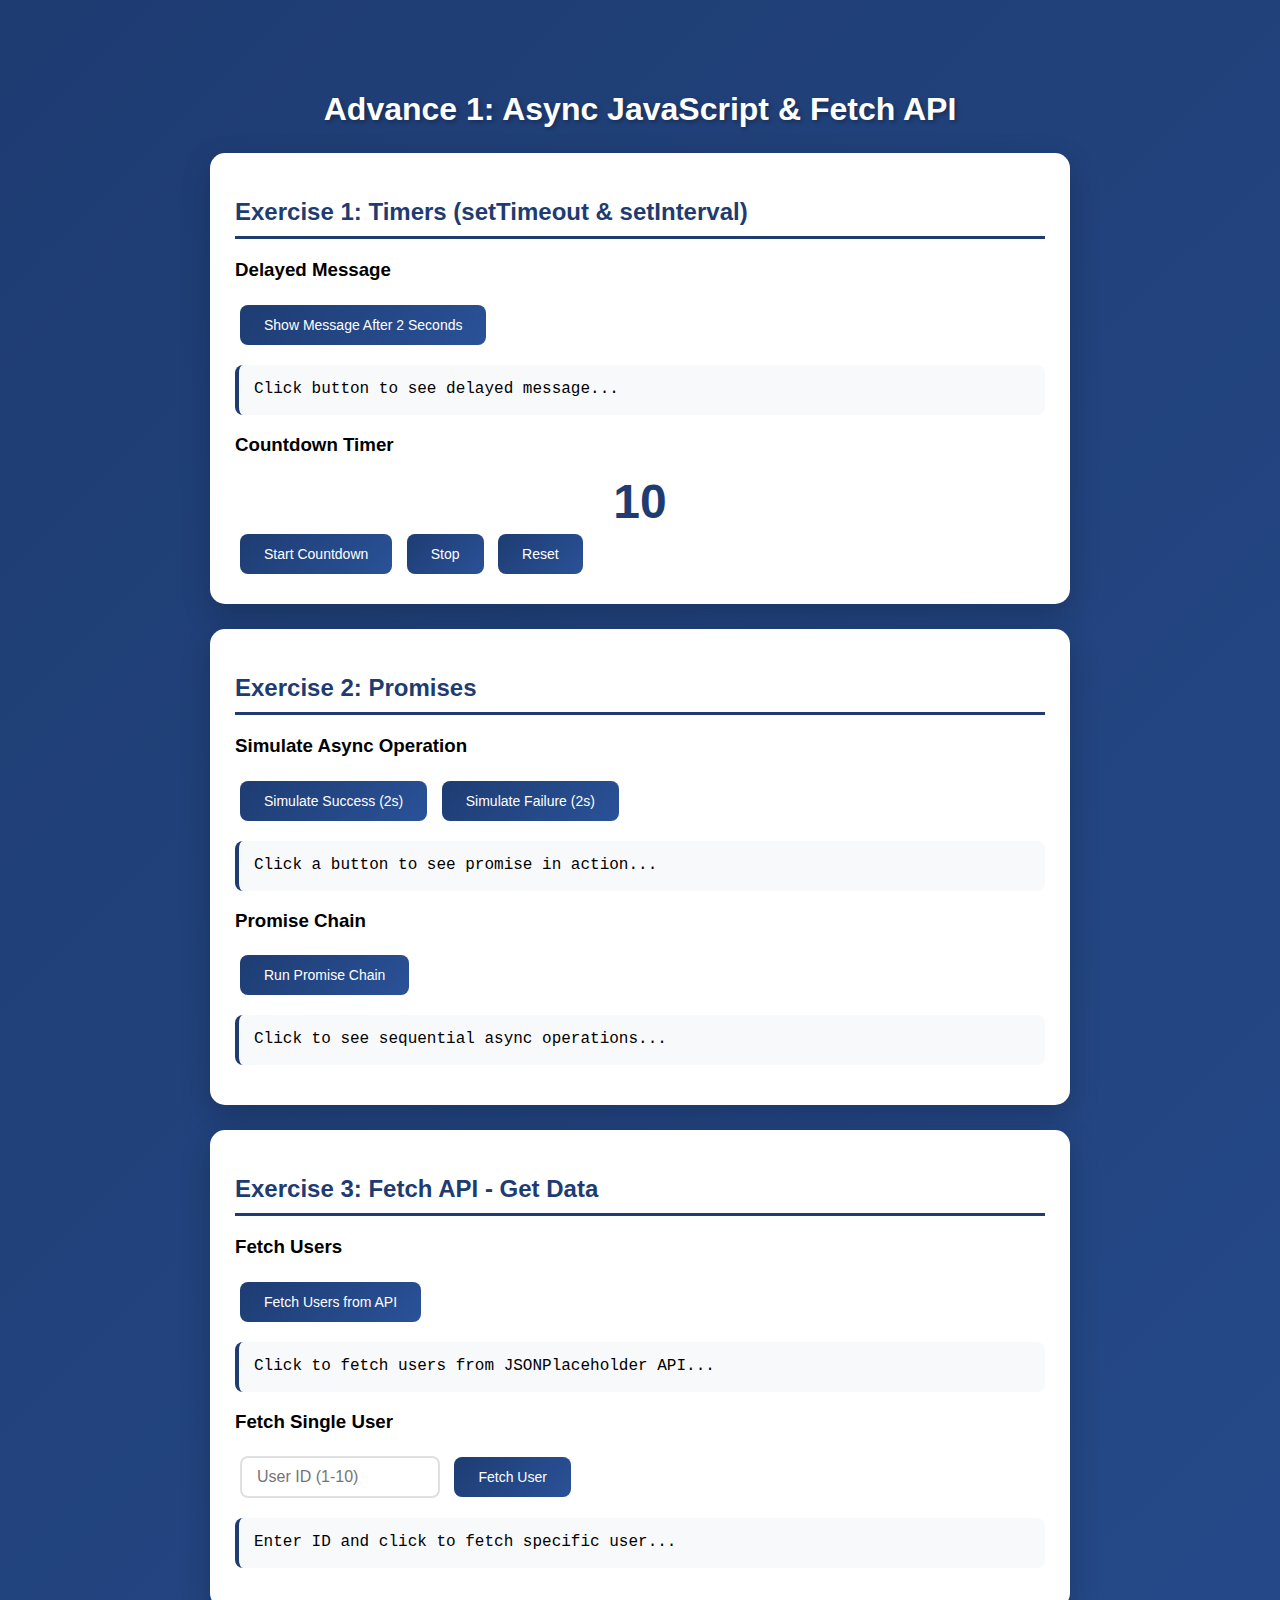
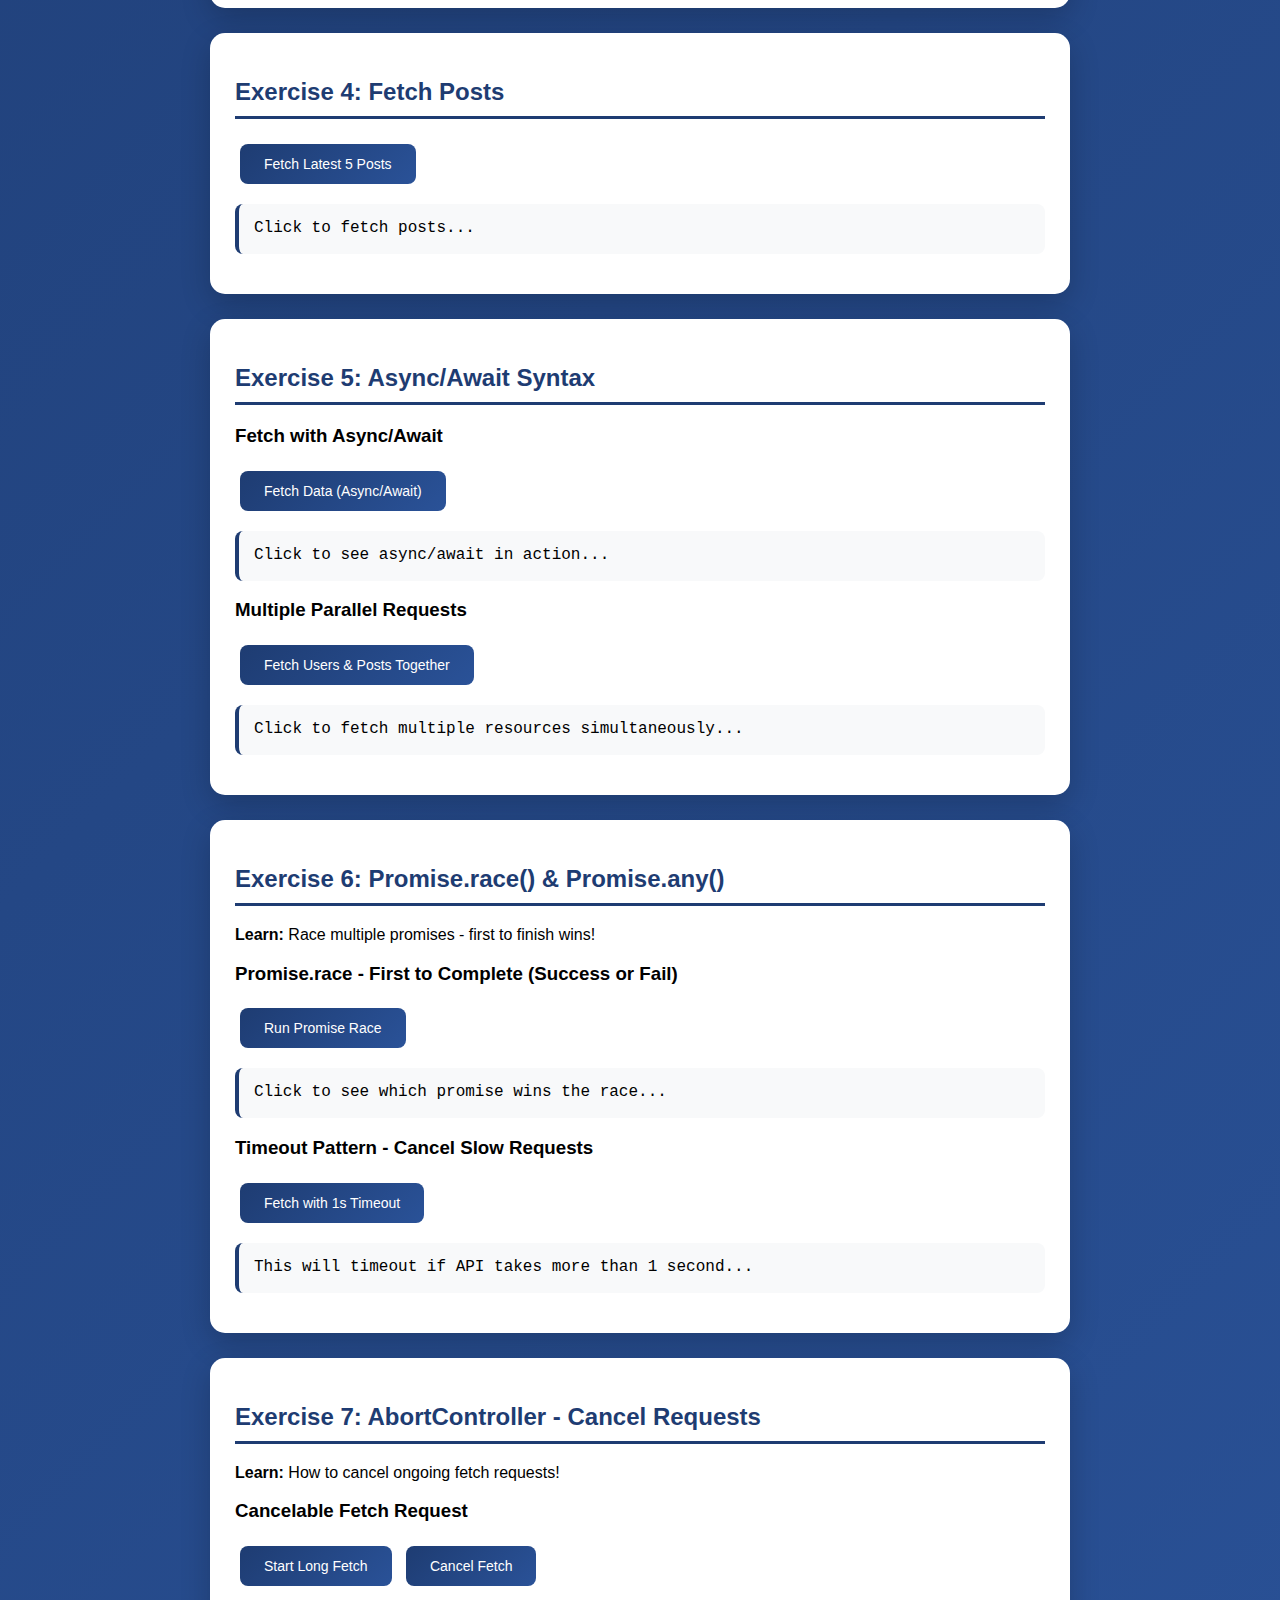
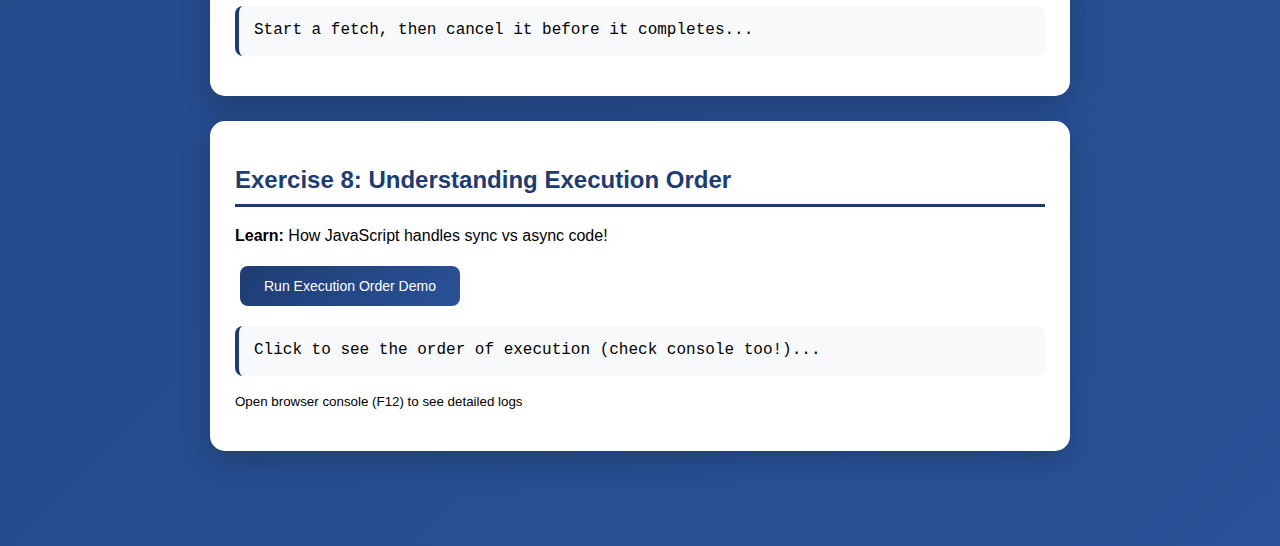
<file: advance-1/index.html>
<!DOCTYPE html>
<html lang="en">
<head>
    <meta charset="UTF-8">
    <meta name="viewport" content="width=device-width, initial-scale=1.0">
    <title>Advance 1: Async JavaScript & Fetch API</title>
    <style>
        * {
            box-sizing: border-box;
        }

        body {
            font-family: 'Segoe UI', Arial, sans-serif;
            max-width: 900px;
            margin: 50px auto;
            padding: 20px;
            background: linear-gradient(135deg, #1e3c72 0%, #2a5298 100%);
            min-height: 100vh;
        }

        h1 {
            text-align: center;
            color: white;
            text-shadow: 2px 2px 4px rgba(0,0,0,0.3);
        }

        h2 {
            color: #1e3c72;
            border-bottom: 3px solid #1e3c72;
            padding-bottom: 10px;
        }

        .section {
            background: white;
            padding: 25px;
            margin: 25px 0;
            border-radius: 15px;
            box-shadow: 0 10px 30px rgba(0,0,0,0.2);
        }

        button {
            background: linear-gradient(135deg, #1e3c72, #2a5298);
            color: white;
            border: none;
            padding: 12px 24px;
            margin: 5px;
            border-radius: 8px;
            cursor: pointer;
            font-size: 14px;
            transition: transform 0.2s, box-shadow 0.2s;
        }

        button:hover {
            transform: translateY(-2px);
            box-shadow: 0 5px 15px rgba(30, 60, 114, 0.4);
        }

        button:disabled {
            background: #ccc;
            cursor: not-allowed;
        }

        .output {
            background: #f8f9fa;
            padding: 15px;
            border-radius: 8px;
            margin: 15px 0;
            border-left: 4px solid #1e3c72;
            font-family: 'Consolas', monospace;
            min-height: 50px;
            white-space: pre-wrap;
        }

        .loading {
            color: #2a5298;
            font-style: italic;
        }

        .error {
            color: #dc3545;
            background: #f8d7da;
            border-left-color: #dc3545;
        }

        .success {
            color: #155724;
            background: #d4edda;
            border-left-color: #28a745;
        }

        .user-card {
            background: linear-gradient(135deg, #f5f7fa, #e4e8ec);
            padding: 15px;
            border-radius: 10px;
            margin: 10px 0;
            display: inline-block;
            min-width: 250px;
        }

        .user-card img {
            width: 80px;
            height: 80px;
            border-radius: 50%;
            margin-right: 15px;
            vertical-align: middle;
        }

        .user-card .info {
            display: inline-block;
            vertical-align: middle;
        }

        .users-container {
            display: flex;
            flex-wrap: wrap;
            gap: 15px;
        }

        .post-card {
            background: #fff;
            border: 1px solid #e0e0e0;
            padding: 15px;
            border-radius: 8px;
            margin: 10px 0;
        }

        .post-card h4 {
            margin: 0 0 10px 0;
            color: #1e3c72;
        }

        input[type="text"], input[type="number"] {
            padding: 10px 15px;
            border: 2px solid #e0e0e0;
            border-radius: 8px;
            font-size: 16px;
            margin: 5px;
            width: 200px;
        }

        input:focus {
            border-color: #1e3c72;
            outline: none;
        }

        .timer {
            font-size: 48px;
            text-align: center;
            color: #1e3c72;
            font-weight: bold;
        }
    </style>
</head>
<body>
    <h1>Advance 1: Async JavaScript & Fetch API</h1>

    <!-- Exercise 1: setTimeout & setInterval -->
    <div class="section">
        <h2>Exercise 1: Timers (setTimeout & setInterval)</h2>

        <h3>Delayed Message</h3>
        <button id="delayed-btn">Show Message After 2 Seconds</button>
        <div class="output" id="delayed-output">Click button to see delayed message...</div>

        <h3>Countdown Timer</h3>
        <div class="timer" id="countdown-display">10</div>
        <button id="start-countdown">Start Countdown</button>
        <button id="stop-countdown">Stop</button>
        <button id="reset-countdown">Reset</button>
    </div>

    <!-- Exercise 2: Promises -->
    <div class="section">
        <h2>Exercise 2: Promises</h2>

        <h3>Simulate Async Operation</h3>
        <button id="promise-success">Simulate Success (2s)</button>
        <button id="promise-fail">Simulate Failure (2s)</button>
        <div class="output" id="promise-output">Click a button to see promise in action...</div>

        <h3>Promise Chain</h3>
        <button id="promise-chain">Run Promise Chain</button>
        <div class="output" id="chain-output">Click to see sequential async operations...</div>
    </div>

    <!-- Exercise 3: Fetch API -->
    <div class="section">
        <h2>Exercise 3: Fetch API - Get Data</h2>

        <h3>Fetch Users</h3>
        <button id="fetch-users">Fetch Users from API</button>
        <div class="users-container" id="users-container"></div>
        <div class="output" id="users-output">Click to fetch users from JSONPlaceholder API...</div>

        <h3>Fetch Single User</h3>
        <input type="number" id="user-id-input" placeholder="User ID (1-10)" min="1" max="10">
        <button id="fetch-single-user">Fetch User</button>
        <div class="output" id="single-user-output">Enter ID and click to fetch specific user...</div>
    </div>

    <!-- Exercise 4: Fetch Posts -->
    <div class="section">
        <h2>Exercise 4: Fetch Posts</h2>

        <button id="fetch-posts">Fetch Latest 5 Posts</button>
        <div id="posts-container"></div>
        <div class="output" id="posts-output">Click to fetch posts...</div>
    </div>

    <!-- Exercise 5: Async/Await -->
    <div class="section">
        <h2>Exercise 5: Async/Await Syntax</h2>

        <h3>Fetch with Async/Await</h3>
        <button id="async-fetch">Fetch Data (Async/Await)</button>
        <div class="output" id="async-output">Click to see async/await in action...</div>

        <h3>Multiple Parallel Requests</h3>
        <button id="parallel-fetch">Fetch Users & Posts Together</button>
        <div class="output" id="parallel-output">Click to fetch multiple resources simultaneously...</div>
    </div>

    <!-- NEW Exercise 6: Promise.race & Promise.any -->
    <div class="section">
        <h2>Exercise 6: Promise.race() & Promise.any()</h2>
        <p><strong>Learn:</strong> Race multiple promises - first to finish wins!</p>

        <h3>Promise.race - First to Complete (Success or Fail)</h3>
        <button id="promise-race">Run Promise Race</button>
        <div class="output" id="race-output">Click to see which promise wins the race...</div>

        <h3>Timeout Pattern - Cancel Slow Requests</h3>
        <button id="timeout-fetch">Fetch with 1s Timeout</button>
        <div class="output" id="timeout-output">This will timeout if API takes more than 1 second...</div>
    </div>

    <!-- NEW Exercise 7: AbortController -->
    <div class="section">
        <h2>Exercise 7: AbortController - Cancel Requests</h2>
        <p><strong>Learn:</strong> How to cancel ongoing fetch requests!</p>

        <h3>Cancelable Fetch Request</h3>
        <button id="start-fetch">Start Long Fetch</button>
        <button id="cancel-fetch">Cancel Fetch</button>
        <div class="output" id="abort-output">Start a fetch, then cancel it before it completes...</div>
    </div>

    <!-- NEW Exercise 8: Execution Order -->
    <div class="section">
        <h2>Exercise 8: Understanding Execution Order</h2>
        <p><strong>Learn:</strong> How JavaScript handles sync vs async code!</p>

        <button id="execution-order">Run Execution Order Demo</button>
        <div class="output" id="order-output">Click to see the order of execution (check console too!)...</div>
        <p><small>Open browser console (F12) to see detailed logs</small></p>
    </div>

    <script src="script.js"></script>
</body>
</html>
</file>
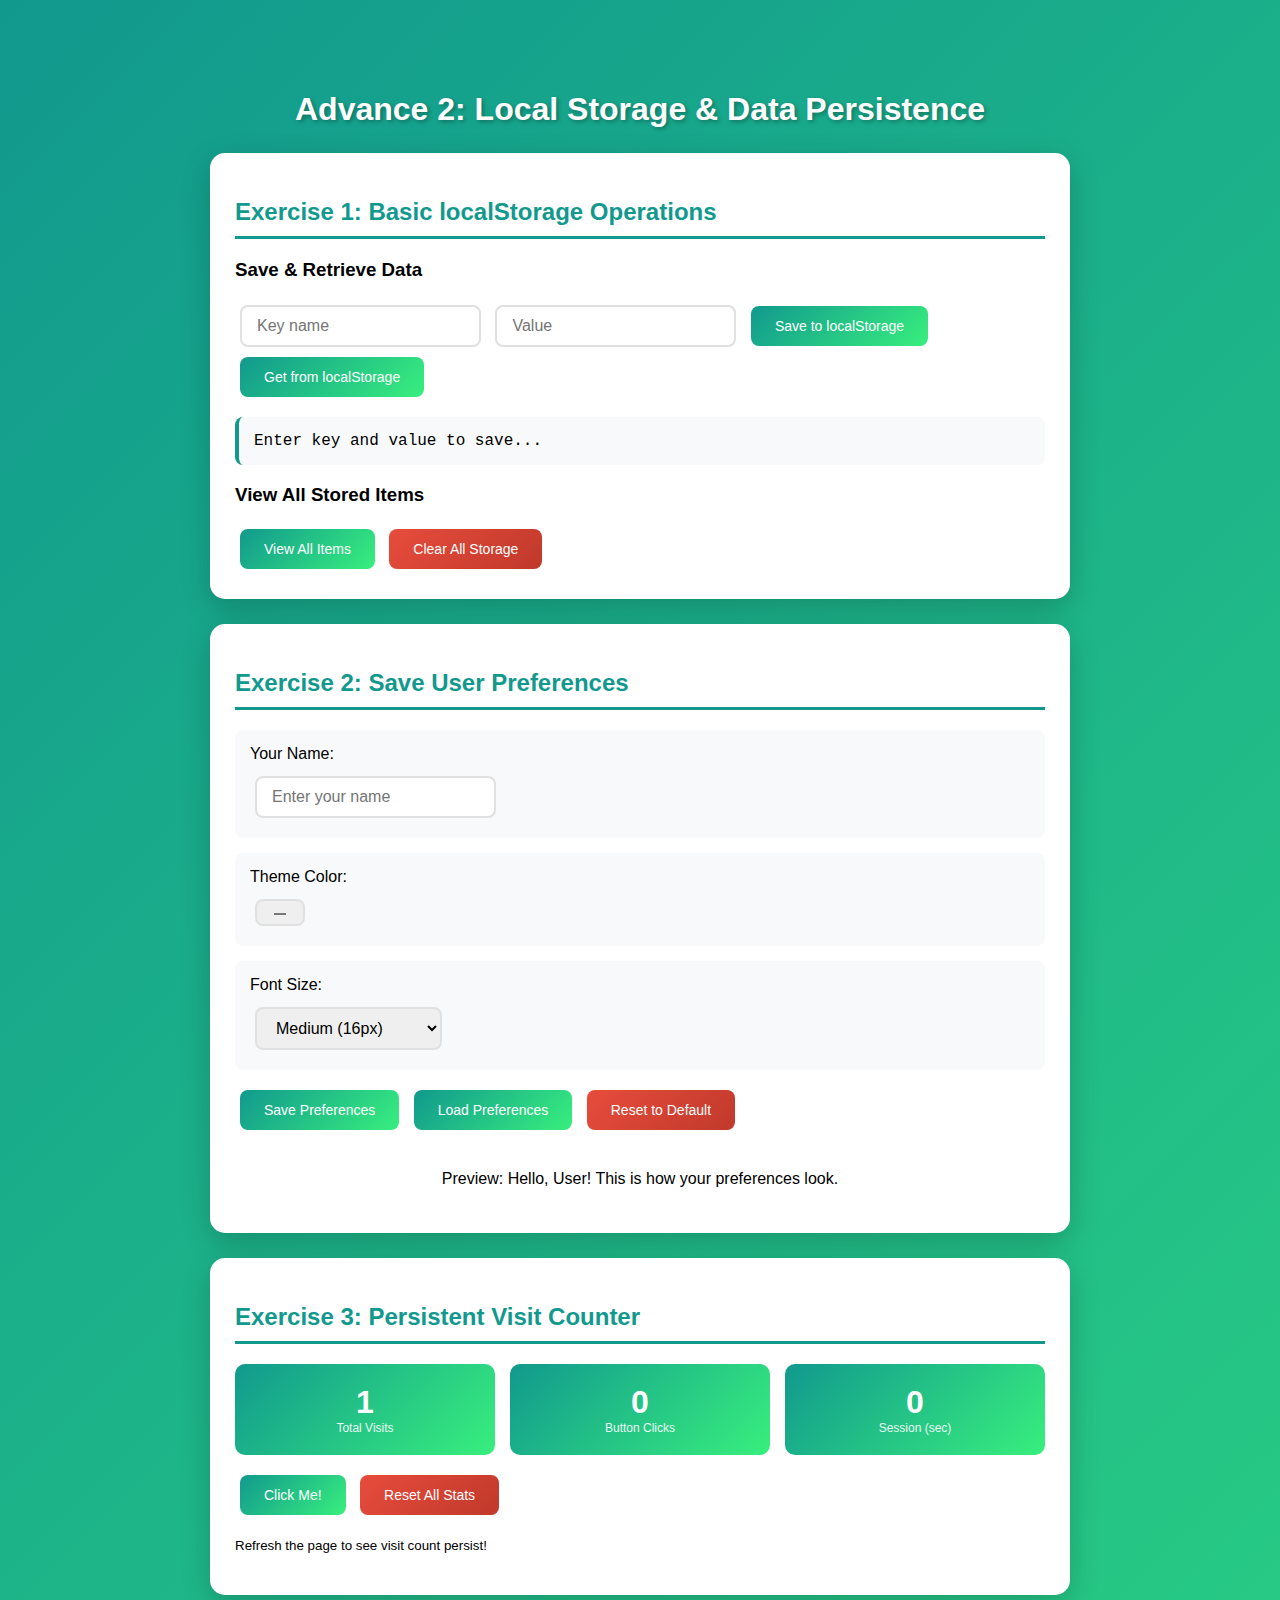
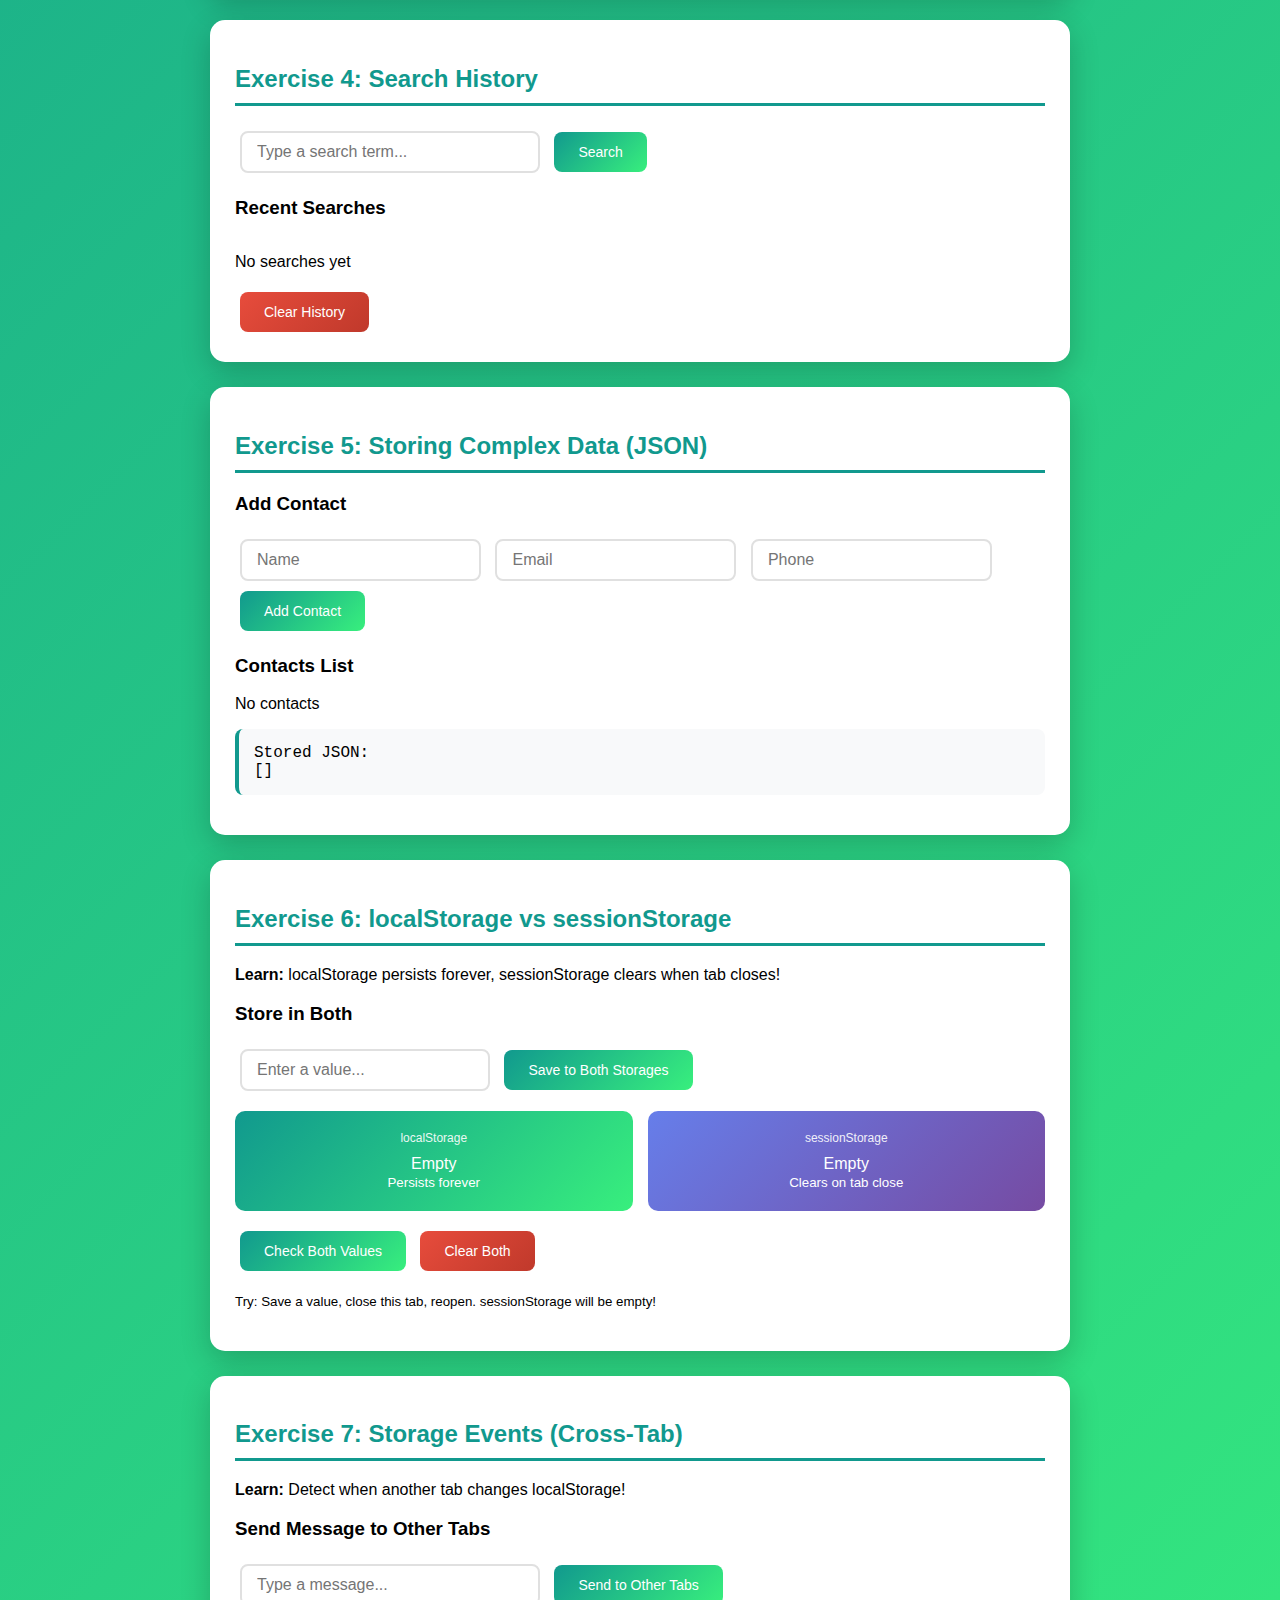
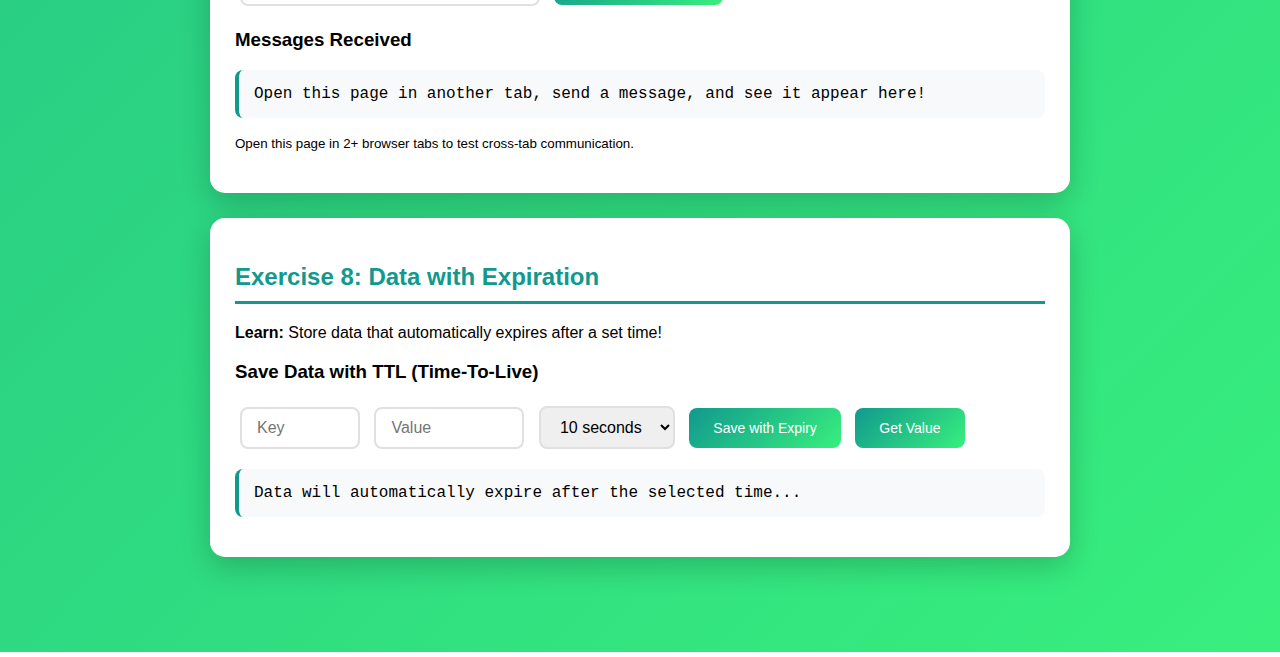
<file: advance-2/index.html>
<!DOCTYPE html>
<html lang="en">
<head>
    <meta charset="UTF-8">
    <meta name="viewport" content="width=device-width, initial-scale=1.0">
    <title>Advance 2: Local Storage & Data Persistence</title>
    <style>
        * {
            box-sizing: border-box;
        }

        body {
            font-family: 'Segoe UI', Arial, sans-serif;
            max-width: 900px;
            margin: 50px auto;
            padding: 20px;
            background: linear-gradient(135deg, #11998e 0%, #38ef7d 100%);
            min-height: 100vh;
        }

        h1 {
            text-align: center;
            color: white;
            text-shadow: 2px 2px 4px rgba(0,0,0,0.3);
        }

        h2 {
            color: #11998e;
            border-bottom: 3px solid #11998e;
            padding-bottom: 10px;
        }

        .section {
            background: white;
            padding: 25px;
            margin: 25px 0;
            border-radius: 15px;
            box-shadow: 0 10px 30px rgba(0,0,0,0.2);
        }

        button {
            background: linear-gradient(135deg, #11998e, #38ef7d);
            color: white;
            border: none;
            padding: 12px 24px;
            margin: 5px;
            border-radius: 8px;
            cursor: pointer;
            font-size: 14px;
            transition: transform 0.2s, box-shadow 0.2s;
        }

        button:hover {
            transform: translateY(-2px);
            box-shadow: 0 5px 15px rgba(17, 153, 142, 0.4);
        }

        button.danger {
            background: linear-gradient(135deg, #e74c3c, #c0392b);
        }

        input[type="text"], input[type="email"], input[type="color"], select {
            padding: 10px 15px;
            border: 2px solid #e0e0e0;
            border-radius: 8px;
            font-size: 16px;
            margin: 5px;
        }

        input:focus, select:focus {
            border-color: #11998e;
            outline: none;
        }

        .output {
            background: #f8f9fa;
            padding: 15px;
            border-radius: 8px;
            margin: 15px 0;
            border-left: 4px solid #11998e;
            font-family: 'Consolas', monospace;
            white-space: pre-wrap;
        }

        .storage-item {
            background: #e8f5e9;
            padding: 10px 15px;
            margin: 5px 0;
            border-radius: 5px;
            display: flex;
            justify-content: space-between;
            align-items: center;
        }

        .storage-item button {
            padding: 5px 15px;
            font-size: 12px;
        }

        .preference-group {
            margin: 15px 0;
            padding: 15px;
            background: #f8f9fa;
            border-radius: 8px;
        }

        .preference-group label {
            display: block;
            margin-bottom: 8px;
            font-weight: 500;
        }

        .theme-preview {
            padding: 20px;
            border-radius: 10px;
            text-align: center;
            margin-top: 15px;
            transition: all 0.3s ease;
        }

        .history-list {
            max-height: 200px;
            overflow-y: auto;
        }

        .history-item {
            padding: 8px;
            border-bottom: 1px solid #eee;
            font-size: 14px;
        }

        .history-item:last-child {
            border-bottom: none;
        }

        .stats-grid {
            display: grid;
            grid-template-columns: repeat(3, 1fr);
            gap: 15px;
            margin: 15px 0;
        }

        .stat-box {
            background: linear-gradient(135deg, #11998e, #38ef7d);
            color: white;
            padding: 20px;
            border-radius: 10px;
            text-align: center;
        }

        .stat-box .number {
            font-size: 32px;
            font-weight: bold;
        }

        .stat-box .label {
            font-size: 12px;
            opacity: 0.9;
        }
    </style>
</head>
<body>
    <h1>Advance 2: Local Storage & Data Persistence</h1>

    <!-- Exercise 1: Basic localStorage -->
    <div class="section">
        <h2>Exercise 1: Basic localStorage Operations</h2>

        <h3>Save & Retrieve Data</h3>
        <input type="text" id="key-input" placeholder="Key name">
        <input type="text" id="value-input" placeholder="Value">
        <button id="save-btn">Save to localStorage</button>
        <button id="get-btn">Get from localStorage</button>
        <div class="output" id="basic-output">Enter key and value to save...</div>

        <h3>View All Stored Items</h3>
        <button id="view-all-btn">View All Items</button>
        <button id="clear-all-btn" class="danger">Clear All Storage</button>
        <div id="storage-items"></div>
    </div>

    <!-- Exercise 2: User Preferences -->
    <div class="section">
        <h2>Exercise 2: Save User Preferences</h2>

        <div class="preference-group">
            <label>Your Name:</label>
            <input type="text" id="pref-name" placeholder="Enter your name">
        </div>

        <div class="preference-group">
            <label>Theme Color:</label>
            <input type="color" id="pref-color" value="#11998e">
        </div>

        <div class="preference-group">
            <label>Font Size:</label>
            <select id="pref-font-size">
                <option value="14">Small (14px)</option>
                <option value="16" selected>Medium (16px)</option>
                <option value="18">Large (18px)</option>
                <option value="20">Extra Large (20px)</option>
            </select>
        </div>

        <button id="save-prefs-btn">Save Preferences</button>
        <button id="load-prefs-btn">Load Preferences</button>
        <button id="reset-prefs-btn" class="danger">Reset to Default</button>

        <div class="theme-preview" id="theme-preview">
            Preview: Hello, User! This is how your preferences look.
        </div>
    </div>

    <!-- Exercise 3: Persistent Counter -->
    <div class="section">
        <h2>Exercise 3: Persistent Visit Counter</h2>

        <div class="stats-grid">
            <div class="stat-box">
                <div class="number" id="visit-count">0</div>
                <div class="label">Total Visits</div>
            </div>
            <div class="stat-box">
                <div class="number" id="click-count">0</div>
                <div class="label">Button Clicks</div>
            </div>
            <div class="stat-box">
                <div class="number" id="session-time">0</div>
                <div class="label">Session (sec)</div>
            </div>
        </div>

        <button id="increment-clicks">Click Me!</button>
        <button id="reset-stats" class="danger">Reset All Stats</button>
        <p><small>Refresh the page to see visit count persist!</small></p>
    </div>

    <!-- Exercise 4: Search History -->
    <div class="section">
        <h2>Exercise 4: Search History</h2>

        <input type="text" id="search-input" placeholder="Type a search term..." style="width: 300px;">
        <button id="search-btn">Search</button>

        <h3>Recent Searches</h3>
        <div class="history-list" id="history-list">
            <p>No search history yet...</p>
        </div>
        <button id="clear-history-btn" class="danger">Clear History</button>
    </div>

    <!-- Exercise 5: JSON Data Storage -->
    <div class="section">
        <h2>Exercise 5: Storing Complex Data (JSON)</h2>

        <h3>Add Contact</h3>
        <input type="text" id="contact-name" placeholder="Name">
        <input type="email" id="contact-email" placeholder="Email">
        <input type="text" id="contact-phone" placeholder="Phone">
        <button id="add-contact-btn">Add Contact</button>

        <h3>Contacts List</h3>
        <div id="contacts-list"></div>
        <div class="output" id="contacts-output">Add contacts to see them stored as JSON...</div>
    </div>

    <!-- NEW Exercise 6: localStorage vs sessionStorage -->
    <div class="section">
        <h2>Exercise 6: localStorage vs sessionStorage</h2>
        <p><strong>Learn:</strong> localStorage persists forever, sessionStorage clears when tab closes!</p>

        <h3>Store in Both</h3>
        <input type="text" id="dual-input" placeholder="Enter a value..." style="width: 250px;">
        <button id="save-both-btn">Save to Both Storages</button>

        <div class="stats-grid" style="grid-template-columns: 1fr 1fr;">
            <div class="stat-box">
                <div class="label">localStorage</div>
                <div id="local-value" style="font-size: 16px; margin-top: 10px;">Empty</div>
                <small>Persists forever</small>
            </div>
            <div class="stat-box" style="background: linear-gradient(135deg, #667eea, #764ba2);">
                <div class="label">sessionStorage</div>
                <div id="session-value" style="font-size: 16px; margin-top: 10px;">Empty</div>
                <small>Clears on tab close</small>
            </div>
        </div>

        <button id="check-both-btn">Check Both Values</button>
        <button id="clear-both-btn" class="danger">Clear Both</button>
        <p><small>Try: Save a value, close this tab, reopen. sessionStorage will be empty!</small></p>
    </div>

    <!-- NEW Exercise 7: Storage Event -->
    <div class="section">
        <h2>Exercise 7: Storage Events (Cross-Tab)</h2>
        <p><strong>Learn:</strong> Detect when another tab changes localStorage!</p>

        <h3>Send Message to Other Tabs</h3>
        <input type="text" id="message-input" placeholder="Type a message..." style="width: 300px;">
        <button id="send-message-btn">Send to Other Tabs</button>

        <h3>Messages Received</h3>
        <div class="output" id="messages-output">Open this page in another tab, send a message, and see it appear here!</div>

        <p><small>Open this page in 2+ browser tabs to test cross-tab communication.</small></p>
    </div>

    <!-- NEW Exercise 8: Data with Expiration -->
    <div class="section">
        <h2>Exercise 8: Data with Expiration</h2>
        <p><strong>Learn:</strong> Store data that automatically expires after a set time!</p>

        <h3>Save Data with TTL (Time-To-Live)</h3>
        <input type="text" id="expiry-key" placeholder="Key" style="width: 120px;">
        <input type="text" id="expiry-value" placeholder="Value" style="width: 150px;">
        <select id="expiry-time">
            <option value="10">10 seconds</option>
            <option value="30">30 seconds</option>
            <option value="60">1 minute</option>
        </select>
        <button id="save-expiry-btn">Save with Expiry</button>
        <button id="get-expiry-btn">Get Value</button>

        <div class="output" id="expiry-output">Data will automatically expire after the selected time...</div>
    </div>

    <script src="script.js"></script>
</body>
</html>
</file>
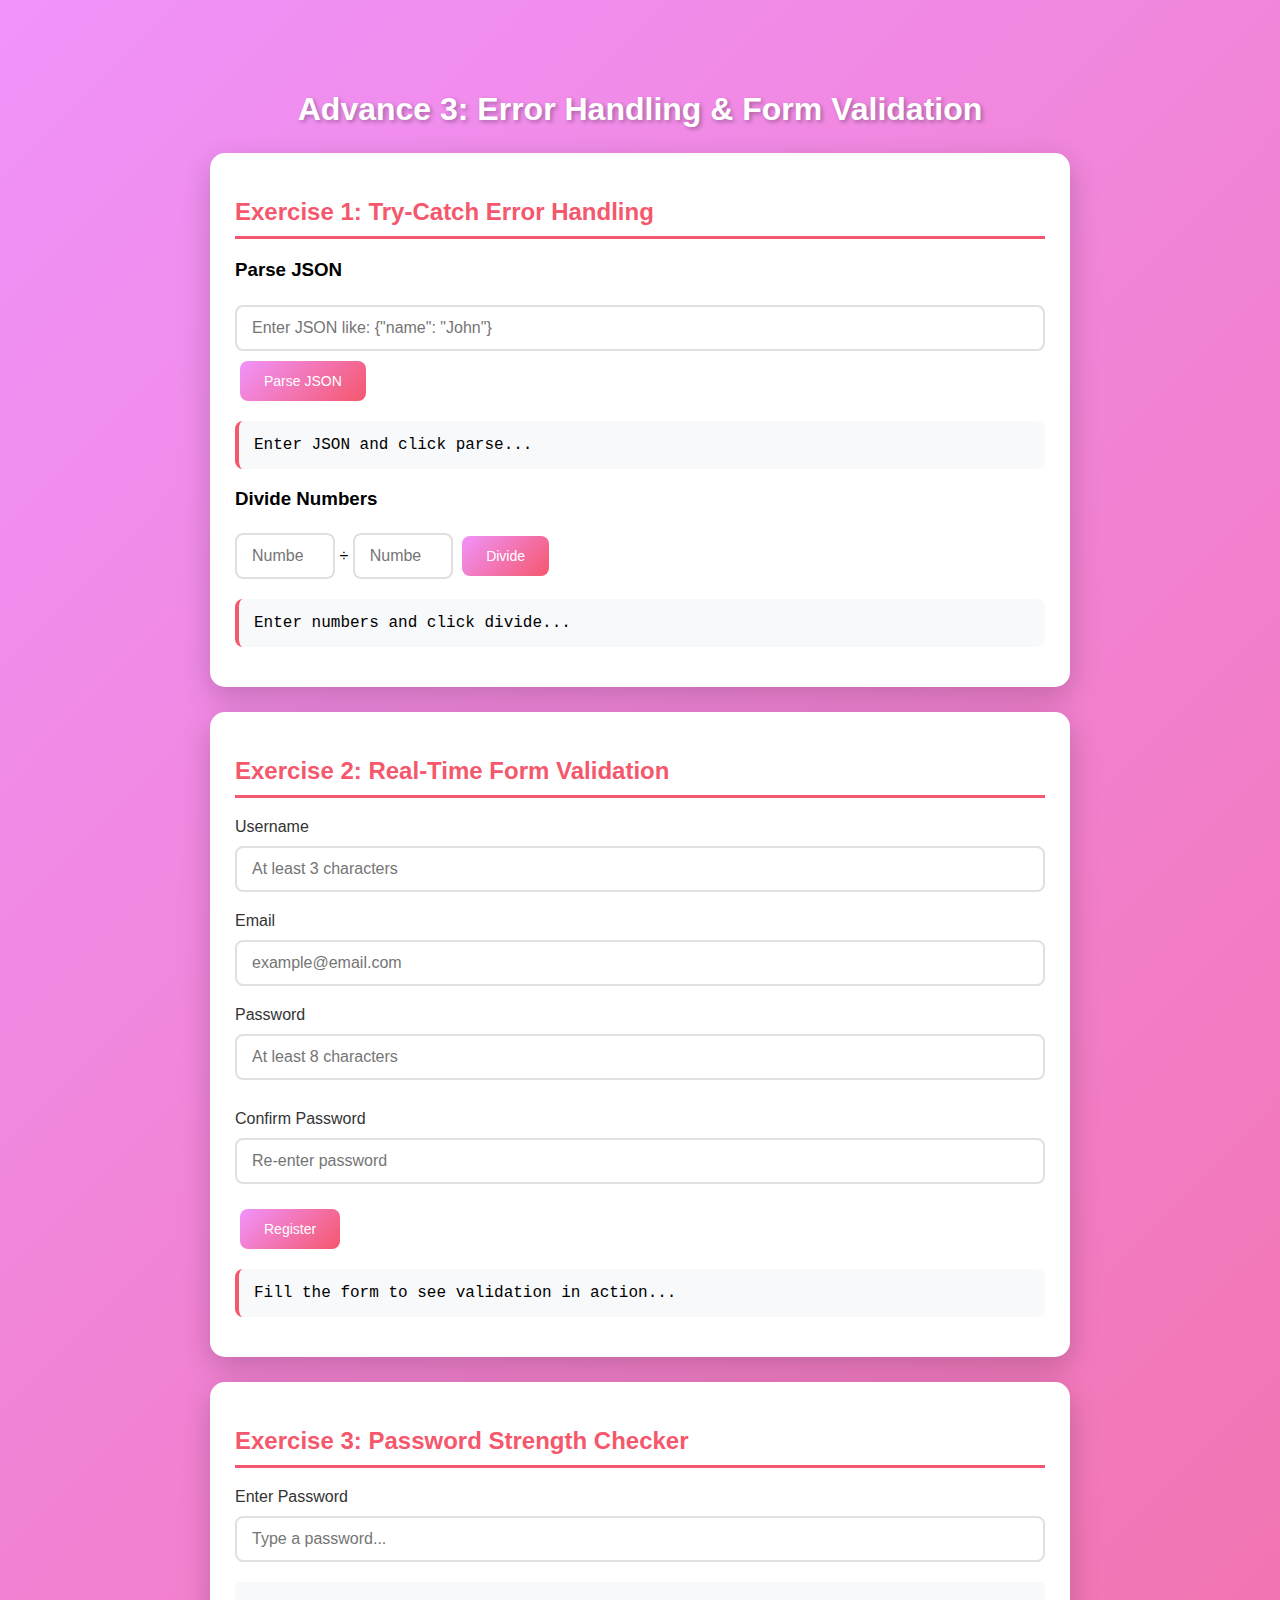
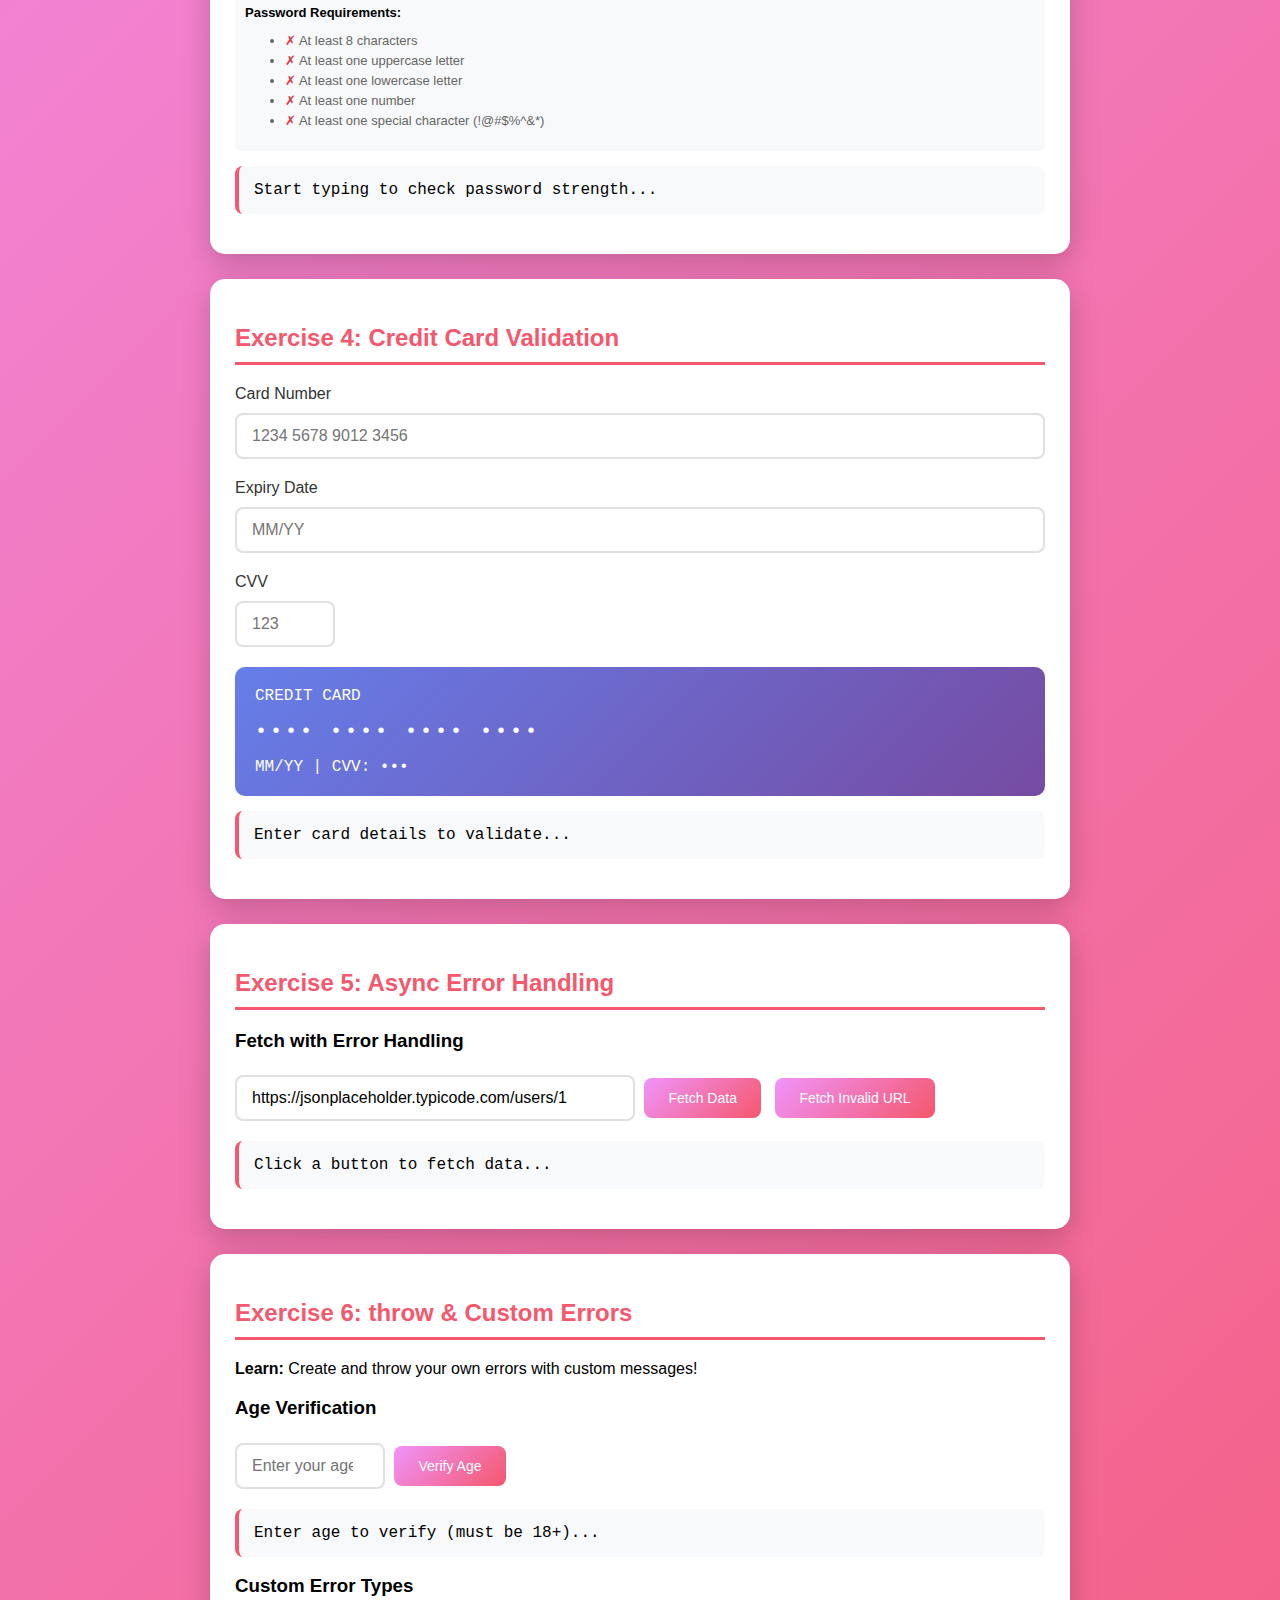
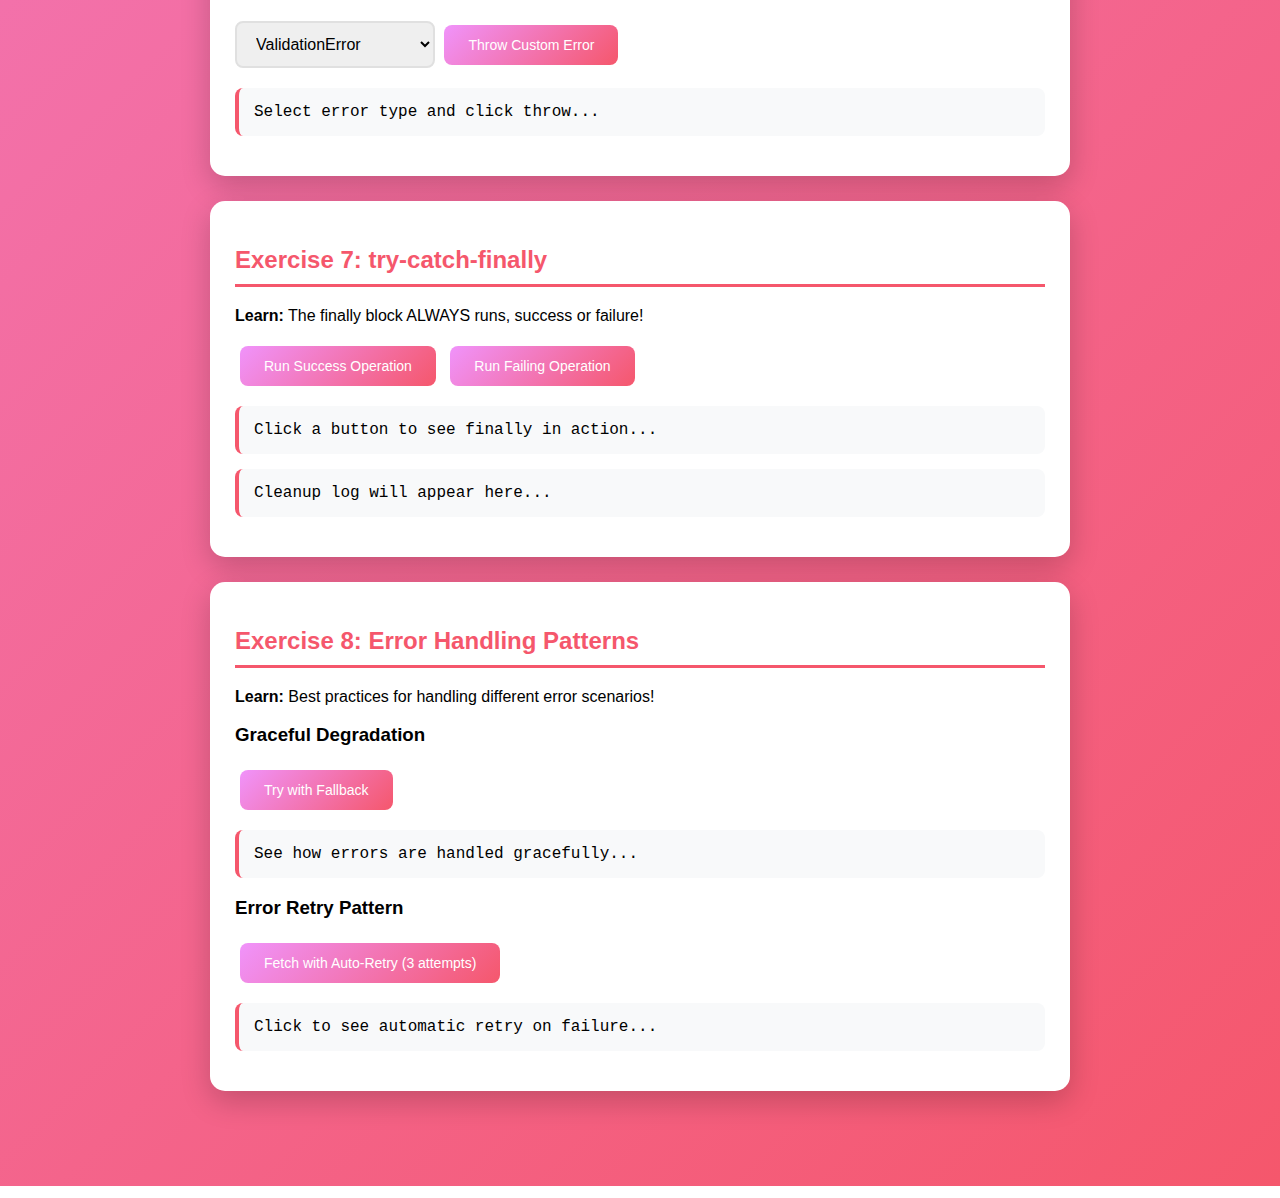
<file: advance-3/index.html>
<!DOCTYPE html>
<html lang="en">
<head>
    <meta charset="UTF-8">
    <meta name="viewport" content="width=device-width, initial-scale=1.0">
    <title>Advance 3: Error Handling & Form Validation</title>
    <style>
        * {
            box-sizing: border-box;
        }

        body {
            font-family: 'Segoe UI', Arial, sans-serif;
            max-width: 900px;
            margin: 50px auto;
            padding: 20px;
            background: linear-gradient(135deg, #f093fb 0%, #f5576c 100%);
            min-height: 100vh;
        }

        h1 {
            text-align: center;
            color: white;
            text-shadow: 2px 2px 4px rgba(0,0,0,0.3);
        }

        h2 {
            color: #f5576c;
            border-bottom: 3px solid #f5576c;
            padding-bottom: 10px;
        }

        .section {
            background: white;
            padding: 25px;
            margin: 25px 0;
            border-radius: 15px;
            box-shadow: 0 10px 30px rgba(0,0,0,0.2);
        }

        button {
            background: linear-gradient(135deg, #f093fb, #f5576c);
            color: white;
            border: none;
            padding: 12px 24px;
            margin: 5px;
            border-radius: 8px;
            cursor: pointer;
            font-size: 14px;
            transition: transform 0.2s, box-shadow 0.2s;
        }

        button:hover {
            transform: translateY(-2px);
            box-shadow: 0 5px 15px rgba(245, 87, 108, 0.4);
        }

        input, select {
            padding: 12px 15px;
            border: 2px solid #e0e0e0;
            border-radius: 8px;
            font-size: 16px;
            margin: 5px 0;
            width: 100%;
            transition: border-color 0.3s;
        }

        input:focus {
            border-color: #f5576c;
            outline: none;
        }

        input.valid {
            border-color: #28a745;
        }

        input.invalid {
            border-color: #dc3545;
        }

        .output {
            background: #f8f9fa;
            padding: 15px;
            border-radius: 8px;
            margin: 15px 0;
            border-left: 4px solid #f5576c;
            font-family: 'Consolas', monospace;
            white-space: pre-wrap;
        }

        .error {
            background: #f8d7da;
            border-left-color: #dc3545;
            color: #721c24;
        }

        .success {
            background: #d4edda;
            border-left-color: #28a745;
            color: #155724;
        }

        .form-group {
            margin: 15px 0;
        }

        .form-group label {
            display: block;
            margin-bottom: 5px;
            font-weight: 500;
            color: #333;
        }

        .error-message {
            color: #dc3545;
            font-size: 13px;
            margin-top: 5px;
            display: none;
        }

        .error-message.show {
            display: block;
        }

        .password-strength {
            height: 5px;
            border-radius: 3px;
            margin-top: 5px;
            transition: all 0.3s;
        }

        .strength-weak { background: #dc3545; width: 33%; }
        .strength-medium { background: #ffc107; width: 66%; }
        .strength-strong { background: #28a745; width: 100%; }

        .validation-rules {
            background: #f8f9fa;
            padding: 10px;
            border-radius: 5px;
            font-size: 13px;
        }

        .validation-rules li {
            margin: 5px 0;
            color: #666;
        }

        .validation-rules li.valid {
            color: #28a745;
        }

        .validation-rules li.valid::before {
            content: '✓ ';
        }

        .validation-rules li.invalid::before {
            content: '✗ ';
            color: #dc3545;
        }

        .card-preview {
            background: linear-gradient(135deg, #667eea, #764ba2);
            color: white;
            padding: 20px;
            border-radius: 10px;
            margin-top: 15px;
            font-family: 'Courier New', monospace;
        }

        .card-preview .card-number {
            font-size: 20px;
            letter-spacing: 3px;
            margin: 15px 0;
        }
    </style>
</head>
<body>
    <h1>Advance 3: Error Handling & Form Validation</h1>

    <!-- Exercise 1: Try-Catch -->
    <div class="section">
        <h2>Exercise 1: Try-Catch Error Handling</h2>

        <h3>Parse JSON</h3>
        <input type="text" id="json-input" placeholder='Enter JSON like: {"name": "John"}'>
        <button id="parse-json-btn">Parse JSON</button>
        <div class="output" id="json-output">Enter JSON and click parse...</div>

        <h3>Divide Numbers</h3>
        <input type="number" id="num-a" placeholder="Number A" style="width: 100px;">
        <span> ÷ </span>
        <input type="number" id="num-b" placeholder="Number B" style="width: 100px;">
        <button id="divide-btn">Divide</button>
        <div class="output" id="divide-output">Enter numbers and click divide...</div>
    </div>

    <!-- Exercise 2: Form Validation -->
    <div class="section">
        <h2>Exercise 2: Real-Time Form Validation</h2>

        <form id="registration-form">
            <div class="form-group">
                <label for="reg-username">Username</label>
                <input type="text" id="reg-username" placeholder="At least 3 characters">
                <div class="error-message" id="username-error">Username must be at least 3 characters</div>
            </div>

            <div class="form-group">
                <label for="reg-email">Email</label>
                <input type="text" id="reg-email" placeholder="example@email.com">
                <div class="error-message" id="email-error">Please enter a valid email address</div>
            </div>

            <div class="form-group">
                <label for="reg-password">Password</label>
                <input type="password" id="reg-password" placeholder="At least 8 characters">
                <div class="password-strength" id="password-strength"></div>
                <div class="error-message" id="password-error">Password must be at least 8 characters</div>
            </div>

            <div class="form-group">
                <label for="reg-confirm">Confirm Password</label>
                <input type="password" id="reg-confirm" placeholder="Re-enter password">
                <div class="error-message" id="confirm-error">Passwords do not match</div>
            </div>

            <button type="submit">Register</button>
        </form>

        <div class="output" id="form-output">Fill the form to see validation in action...</div>
    </div>

    <!-- Exercise 3: Password Strength -->
    <div class="section">
        <h2>Exercise 3: Password Strength Checker</h2>

        <div class="form-group">
            <label for="check-password">Enter Password</label>
            <input type="password" id="check-password" placeholder="Type a password...">
        </div>

        <div class="validation-rules" id="password-rules">
            <p><strong>Password Requirements:</strong></p>
            <ul>
                <li id="rule-length" class="invalid">At least 8 characters</li>
                <li id="rule-uppercase" class="invalid">At least one uppercase letter</li>
                <li id="rule-lowercase" class="invalid">At least one lowercase letter</li>
                <li id="rule-number" class="invalid">At least one number</li>
                <li id="rule-special" class="invalid">At least one special character (!@#$%^&*)</li>
            </ul>
        </div>

        <div class="output" id="strength-output">Start typing to check password strength...</div>
    </div>

    <!-- Exercise 4: Credit Card Validation -->
    <div class="section">
        <h2>Exercise 4: Credit Card Validation</h2>

        <div class="form-group">
            <label for="card-number">Card Number</label>
            <input type="text" id="card-number" placeholder="1234 5678 9012 3456" maxlength="19">
        </div>

        <div class="form-group">
            <label for="card-expiry">Expiry Date</label>
            <input type="text" id="card-expiry" placeholder="MM/YY" maxlength="5">
        </div>

        <div class="form-group">
            <label for="card-cvv">CVV</label>
            <input type="text" id="card-cvv" placeholder="123" maxlength="3" style="width: 100px;">
        </div>

        <div class="card-preview">
            <div>CREDIT CARD</div>
            <div class="card-number" id="card-display">•••• •••• •••• ••••</div>
            <div><span id="expiry-display">MM/YY</span> | CVV: <span id="cvv-display">•••</span></div>
        </div>

        <div class="output" id="card-output">Enter card details to validate...</div>
    </div>

    <!-- Exercise 5: Async Error Handling -->
    <div class="section">
        <h2>Exercise 5: Async Error Handling</h2>

        <h3>Fetch with Error Handling</h3>
        <input type="text" id="api-url" placeholder="Enter API URL" value="https://jsonplaceholder.typicode.com/users/1" style="width: 400px;">
        <button id="fetch-btn">Fetch Data</button>
        <button id="fetch-invalid-btn">Fetch Invalid URL</button>
        <div class="output" id="fetch-output">Click a button to fetch data...</div>
    </div>

    <!-- NEW Exercise 6: throw & Custom Errors -->
    <div class="section">
        <h2>Exercise 6: throw & Custom Errors</h2>
        <p><strong>Learn:</strong> Create and throw your own errors with custom messages!</p>

        <h3>Age Verification</h3>
        <input type="number" id="age-input" placeholder="Enter your age" style="width: 150px;">
        <button id="verify-age-btn">Verify Age</button>
        <div class="output" id="age-output">Enter age to verify (must be 18+)...</div>

        <h3>Custom Error Types</h3>
        <select id="error-type" style="width: 200px;">
            <option value="validation">ValidationError</option>
            <option value="auth">AuthenticationError</option>
            <option value="network">NetworkError</option>
            <option value="notfound">NotFoundError</option>
        </select>
        <button id="throw-custom-btn">Throw Custom Error</button>
        <div class="output" id="custom-error-output">Select error type and click throw...</div>
    </div>

    <!-- NEW Exercise 7: finally Block -->
    <div class="section">
        <h2>Exercise 7: try-catch-finally</h2>
        <p><strong>Learn:</strong> The finally block ALWAYS runs, success or failure!</p>

        <button id="finally-success-btn">Run Success Operation</button>
        <button id="finally-fail-btn">Run Failing Operation</button>
        <div class="output" id="finally-output">Click a button to see finally in action...</div>
        <div class="output" id="cleanup-log">Cleanup log will appear here...</div>
    </div>

    <!-- NEW Exercise 8: Error Handling Patterns -->
    <div class="section">
        <h2>Exercise 8: Error Handling Patterns</h2>
        <p><strong>Learn:</strong> Best practices for handling different error scenarios!</p>

        <h3>Graceful Degradation</h3>
        <button id="graceful-btn">Try with Fallback</button>
        <div class="output" id="graceful-output">See how errors are handled gracefully...</div>

        <h3>Error Retry Pattern</h3>
        <button id="retry-btn">Fetch with Auto-Retry (3 attempts)</button>
        <div class="output" id="retry-output">Click to see automatic retry on failure...</div>
    </div>

    <script src="script.js"></script>
</body>
</html>
</file>
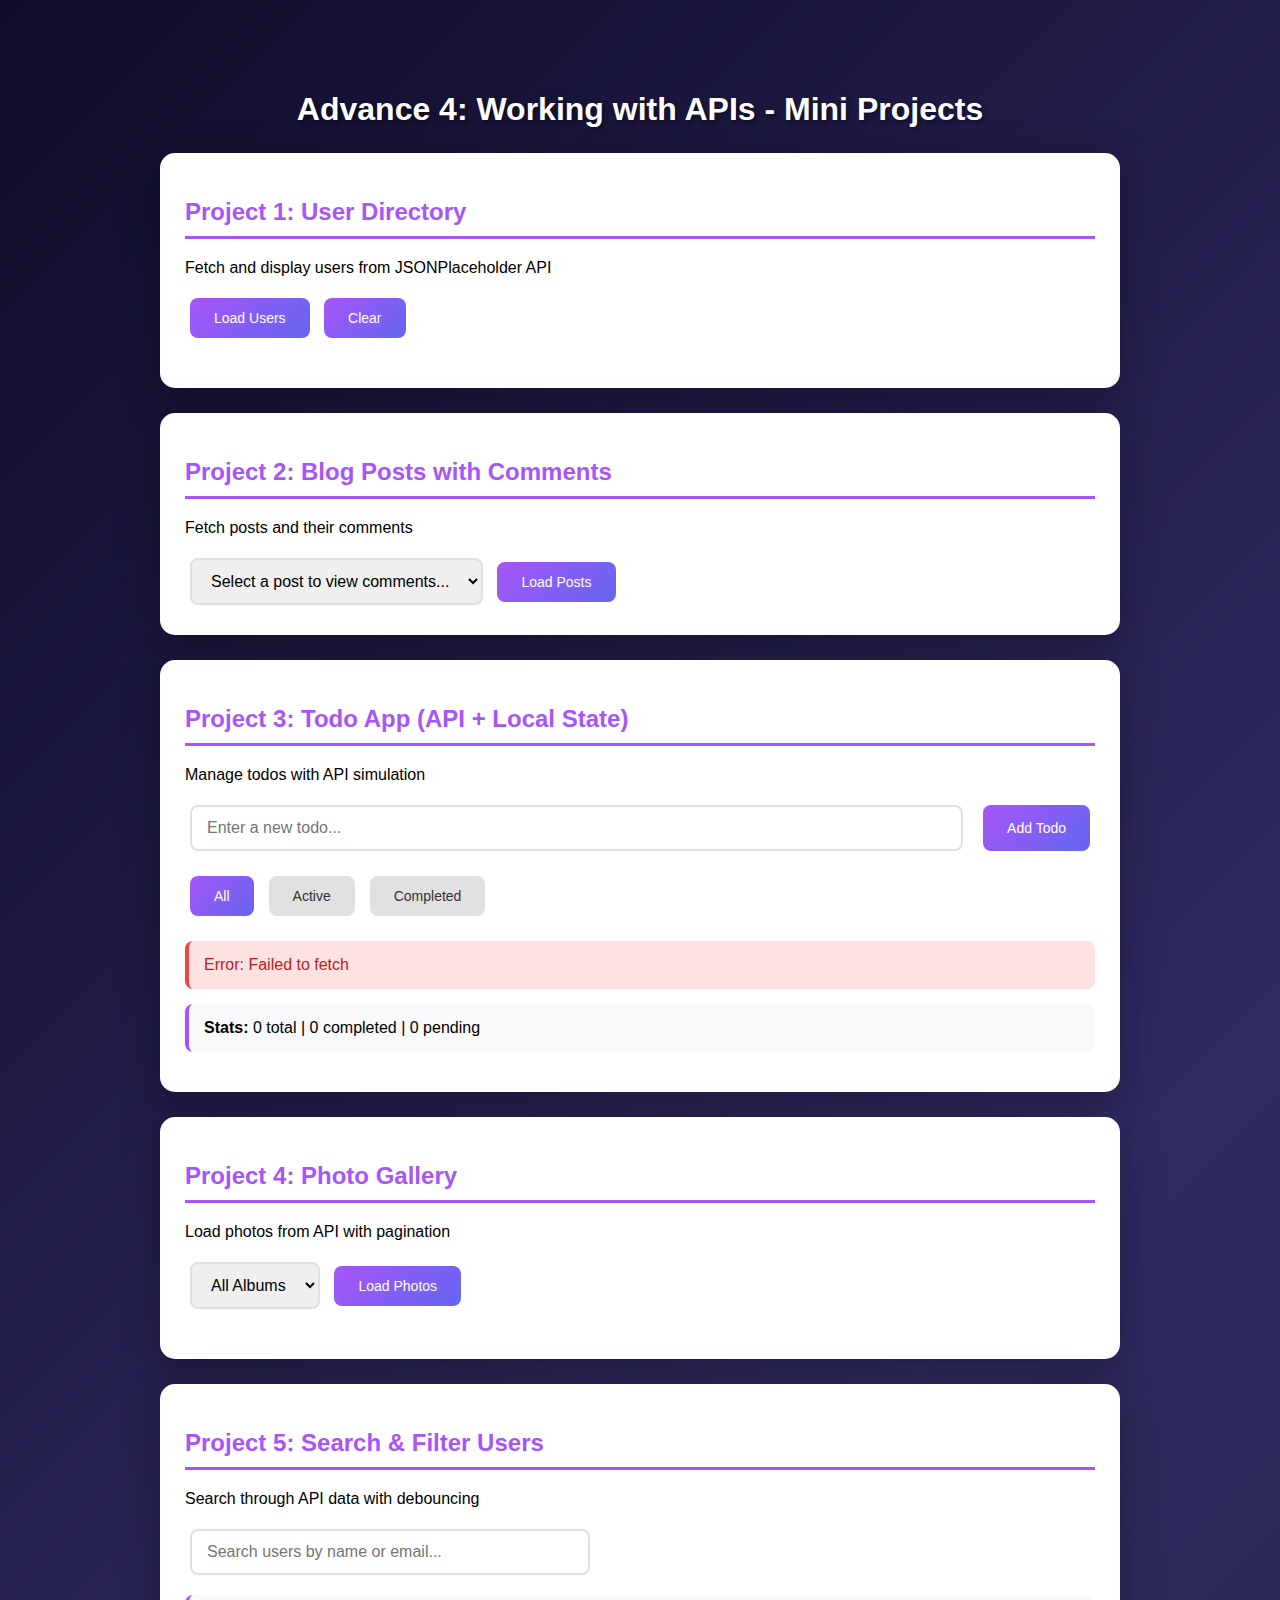
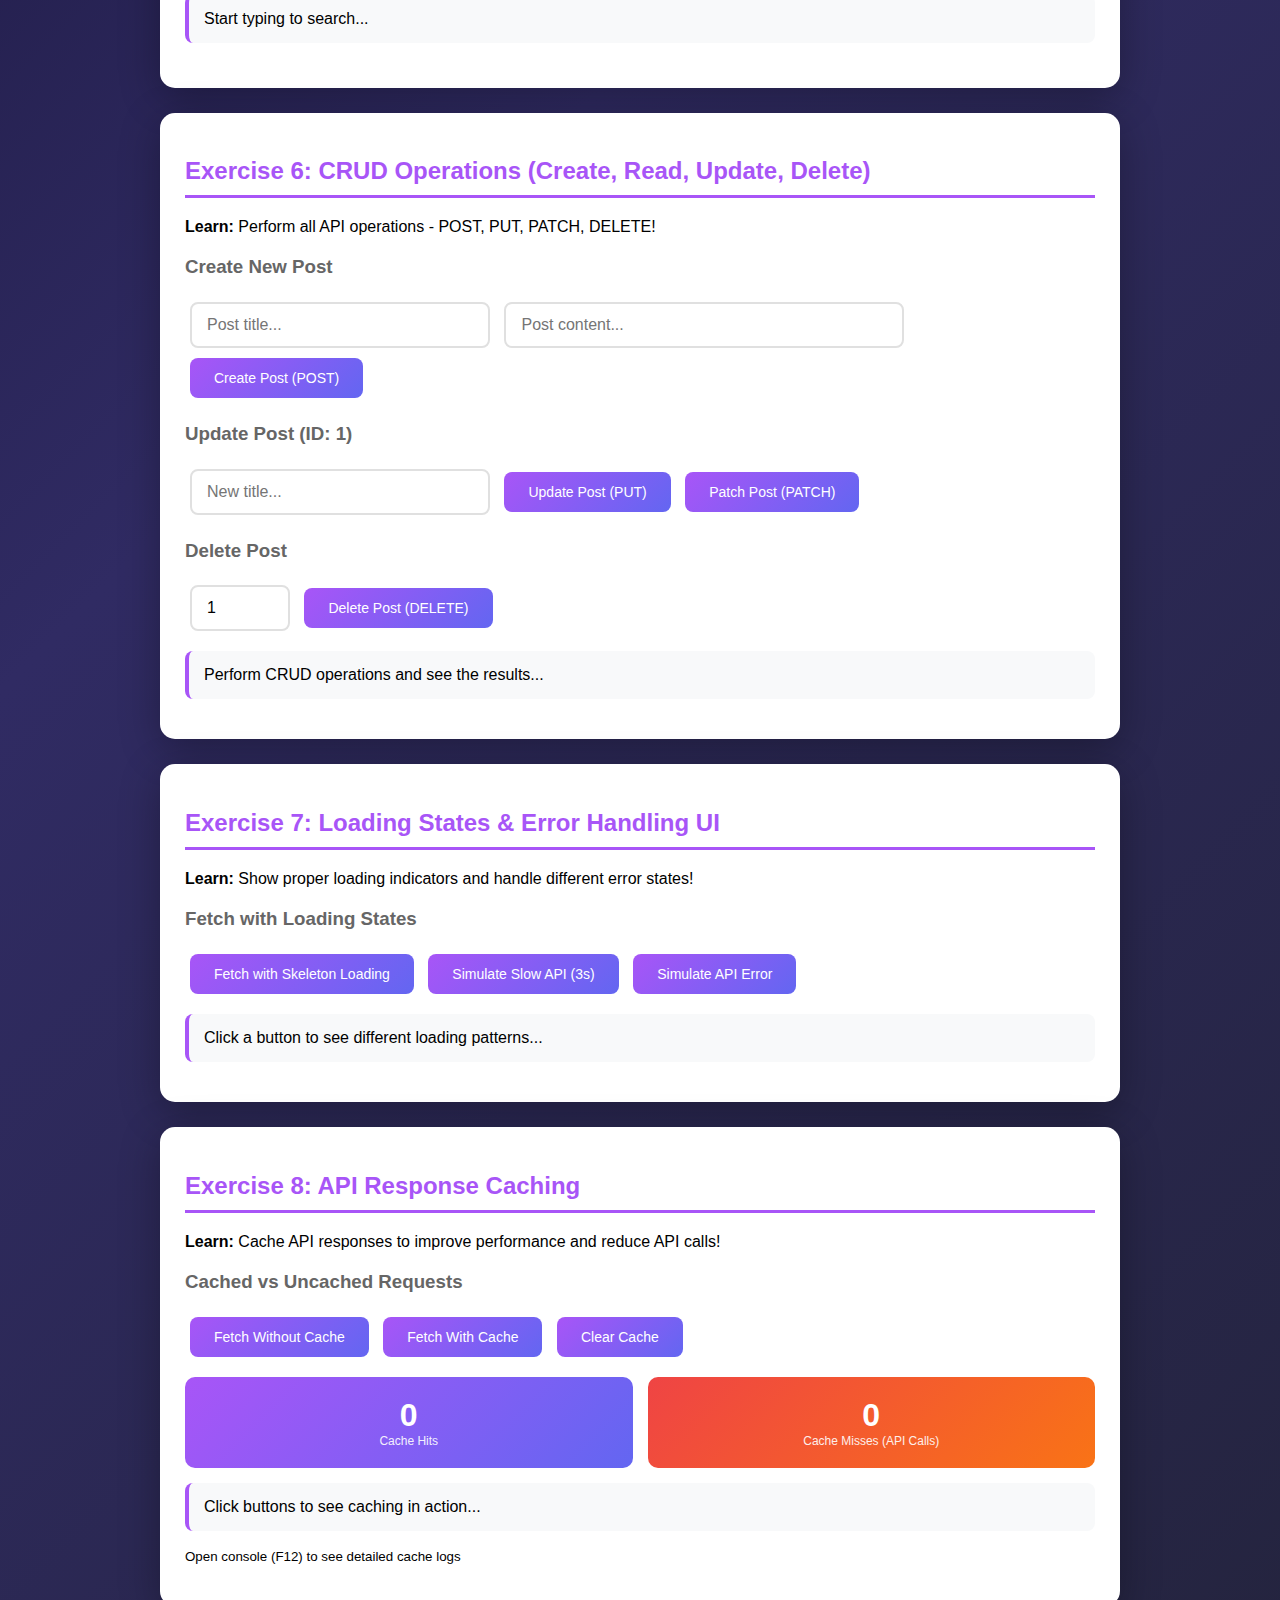
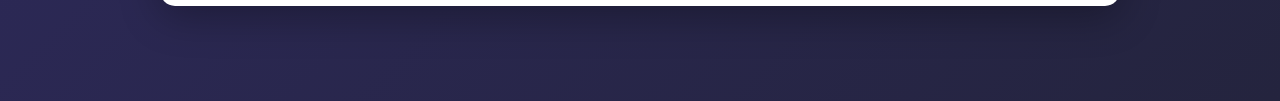
<file: advance-4/index.html>
<!DOCTYPE html>
<html lang="en">
<head>
    <meta charset="UTF-8">
    <meta name="viewport" content="width=device-width, initial-scale=1.0">
    <title>Advance 4: Working with APIs - Mini Projects</title>
    <style>
        * {
            box-sizing: border-box;
        }

        body {
            font-family: 'Segoe UI', Arial, sans-serif;
            max-width: 1000px;
            margin: 50px auto;
            padding: 20px;
            background: linear-gradient(135deg, #0f0c29 0%, #302b63 50%, #24243e 100%);
            min-height: 100vh;
        }

        h1 {
            text-align: center;
            color: white;
            text-shadow: 2px 2px 4px rgba(0,0,0,0.5);
        }

        h2 {
            color: #a855f7;
            border-bottom: 3px solid #a855f7;
            padding-bottom: 10px;
        }

        h3 {
            color: #666;
            margin-top: 20px;
        }

        .section {
            background: white;
            padding: 25px;
            margin: 25px 0;
            border-radius: 15px;
            box-shadow: 0 10px 40px rgba(0,0,0,0.3);
        }

        button {
            background: linear-gradient(135deg, #a855f7, #6366f1);
            color: white;
            border: none;
            padding: 12px 24px;
            margin: 5px;
            border-radius: 8px;
            cursor: pointer;
            font-size: 14px;
            transition: transform 0.2s, box-shadow 0.2s;
        }

        button:hover {
            transform: translateY(-2px);
            box-shadow: 0 5px 20px rgba(168, 85, 247, 0.4);
        }

        button:disabled {
            background: #ccc;
            cursor: not-allowed;
        }

        input, select {
            padding: 12px 15px;
            border: 2px solid #e0e0e0;
            border-radius: 8px;
            font-size: 16px;
            margin: 5px;
        }

        input:focus, select:focus {
            border-color: #a855f7;
            outline: none;
        }

        .output {
            background: #f8f9fa;
            padding: 15px;
            border-radius: 8px;
            margin: 15px 0;
            border-left: 4px solid #a855f7;
        }

        .loading {
            text-align: center;
            color: #a855f7;
        }

        .error {
            background: #fee2e2;
            border-left-color: #ef4444;
            color: #b91c1c;
        }

        /* User Cards */
        .users-grid {
            display: grid;
            grid-template-columns: repeat(auto-fill, minmax(280px, 1fr));
            gap: 20px;
            margin-top: 20px;
        }

        .user-card {
            background: linear-gradient(135deg, #f5f7fa, #e4e8ec);
            border-radius: 12px;
            padding: 20px;
            transition: transform 0.3s, box-shadow 0.3s;
        }

        .user-card:hover {
            transform: translateY(-5px);
            box-shadow: 0 10px 30px rgba(0,0,0,0.1);
        }

        .user-card h4 {
            margin: 0 0 10px 0;
            color: #302b63;
        }

        .user-card p {
            margin: 5px 0;
            color: #666;
            font-size: 14px;
        }

        /* Posts */
        .posts-list {
            max-height: 400px;
            overflow-y: auto;
        }

        .post-item {
            background: #f8f9fa;
            padding: 15px;
            margin: 10px 0;
            border-radius: 8px;
            border-left: 4px solid #a855f7;
        }

        .post-item h4 {
            margin: 0 0 10px 0;
            color: #302b63;
        }

        .post-item p {
            margin: 0;
            color: #666;
            font-size: 14px;
        }

        /* Comments */
        .comment {
            background: #e8f4fc;
            padding: 10px;
            margin: 5px 0;
            border-radius: 5px;
            font-size: 13px;
        }

        .comment strong {
            color: #302b63;
        }

        /* Todo App */
        .todo-input-group {
            display: flex;
            gap: 10px;
            margin-bottom: 15px;
        }

        .todo-input-group input {
            flex: 1;
        }

        .todo-item {
            display: flex;
            align-items: center;
            gap: 10px;
            padding: 12px;
            background: #f8f9fa;
            border-radius: 8px;
            margin: 8px 0;
        }

        .todo-item.completed {
            opacity: 0.6;
            text-decoration: line-through;
        }

        .todo-item input[type="checkbox"] {
            width: 20px;
            height: 20px;
        }

        .todo-item span {
            flex: 1;
        }

        .todo-item button {
            padding: 5px 15px;
            font-size: 12px;
        }

        /* Photo Gallery */
        .photos-grid {
            display: grid;
            grid-template-columns: repeat(auto-fill, minmax(150px, 1fr));
            gap: 15px;
            margin-top: 20px;
        }

        .photo-item {
            border-radius: 10px;
            overflow: hidden;
            box-shadow: 0 3px 10px rgba(0,0,0,0.1);
            transition: transform 0.3s;
        }

        .photo-item:hover {
            transform: scale(1.05);
        }

        .photo-item img {
            width: 100%;
            height: 150px;
            object-fit: cover;
        }

        .photo-item p {
            padding: 10px;
            margin: 0;
            font-size: 12px;
            color: #666;
            white-space: nowrap;
            overflow: hidden;
            text-overflow: ellipsis;
        }

        .tabs {
            display: flex;
            gap: 5px;
            margin-bottom: 20px;
        }

        .tab-btn {
            background: #e0e0e0;
            color: #333;
        }

        .tab-btn.active {
            background: linear-gradient(135deg, #a855f7, #6366f1);
            color: white;
        }

        .tab-content {
            display: none;
        }

        .tab-content.active {
            display: block;
        }

        /* Skeleton Loading Styles */
        .skeleton-card {
            background: linear-gradient(90deg, #f0f0f0 25%, #e0e0e0 50%, #f0f0f0 75%);
            background-size: 200% 100%;
            animation: skeleton-loading 1.5s infinite;
            height: 100px;
            border-radius: 8px;
            margin: 10px 0;
        }

        @keyframes skeleton-loading {
            0% { background-position: 200% 0; }
            100% { background-position: -200% 0; }
        }

        /* Stats grid for cache section */
        .stats-grid {
            display: grid;
            gap: 15px;
            margin: 15px 0;
        }

        .stat-box {
            background: linear-gradient(135deg, #a855f7, #6366f1);
            color: white;
            padding: 20px;
            border-radius: 10px;
            text-align: center;
        }

        .stat-box .number {
            font-size: 32px;
            font-weight: bold;
        }

        .stat-box .label {
            font-size: 12px;
            opacity: 0.9;
        }
    </style>
</head>
<body>
    <h1>Advance 4: Working with APIs - Mini Projects</h1>

    <!-- Project 1: User Directory -->
    <div class="section">
        <h2>Project 1: User Directory</h2>
        <p>Fetch and display users from JSONPlaceholder API</p>

        <button id="load-users-btn">Load Users</button>
        <button id="clear-users-btn">Clear</button>

        <div id="users-loading" class="output loading" style="display: none;">Loading users...</div>
        <div class="users-grid" id="users-grid"></div>
    </div>

    <!-- Project 2: Blog Posts with Comments -->
    <div class="section">
        <h2>Project 2: Blog Posts with Comments</h2>
        <p>Fetch posts and their comments</p>

        <select id="post-select">
            <option value="">Select a post to view comments...</option>
        </select>
        <button id="load-posts-btn">Load Posts</button>

        <div class="posts-list" id="posts-list"></div>
        <div id="comments-container"></div>
    </div>

    <!-- Project 3: Todo App with API -->
    <div class="section">
        <h2>Project 3: Todo App (API + Local State)</h2>
        <p>Manage todos with API simulation</p>

        <div class="todo-input-group">
            <input type="text" id="todo-input" placeholder="Enter a new todo...">
            <button id="add-todo-btn">Add Todo</button>
        </div>

        <div class="tabs">
            <button class="tab-btn active" data-filter="all">All</button>
            <button class="tab-btn" data-filter="active">Active</button>
            <button class="tab-btn" data-filter="completed">Completed</button>
        </div>

        <div id="todo-list"></div>

        <div class="output" id="todo-stats">
            <strong>Stats:</strong> <span id="todo-count">0</span> total |
            <span id="completed-count">0</span> completed |
            <span id="pending-count">0</span> pending
        </div>
    </div>

    <!-- Project 4: Photo Gallery -->
    <div class="section">
        <h2>Project 4: Photo Gallery</h2>
        <p>Load photos from API with pagination</p>

        <select id="album-select">
            <option value="">All Albums</option>
            <option value="1">Album 1</option>
            <option value="2">Album 2</option>
            <option value="3">Album 3</option>
        </select>
        <button id="load-photos-btn">Load Photos</button>
        <button id="load-more-btn" style="display: none;">Load More</button>

        <div class="photos-grid" id="photos-grid"></div>
        <div id="photos-loading" class="output loading" style="display: none;">Loading photos...</div>
    </div>

    <!-- Project 5: Search & Filter -->
    <div class="section">
        <h2>Project 5: Search & Filter Users</h2>
        <p>Search through API data with debouncing</p>

        <input type="text" id="search-input" placeholder="Search users by name or email..." style="width: 100%; max-width: 400px;">
        <div id="search-results" class="output">Start typing to search...</div>
        <div class="users-grid" id="search-grid"></div>
    </div>

    <!-- NEW Exercise 6: CRUD Operations -->
    <div class="section">
        <h2>Exercise 6: CRUD Operations (Create, Read, Update, Delete)</h2>
        <p><strong>Learn:</strong> Perform all API operations - POST, PUT, PATCH, DELETE!</p>

        <h3>Create New Post</h3>
        <input type="text" id="new-post-title" placeholder="Post title..." style="width: 100%; max-width: 300px;">
        <input type="text" id="new-post-body" placeholder="Post content..." style="width: 100%; max-width: 400px;">
        <button id="create-post-btn">Create Post (POST)</button>

        <h3>Update Post (ID: 1)</h3>
        <input type="text" id="update-post-title" placeholder="New title..." style="width: 100%; max-width: 300px;">
        <button id="update-post-btn">Update Post (PUT)</button>
        <button id="patch-post-btn">Patch Post (PATCH)</button>

        <h3>Delete Post</h3>
        <input type="number" id="delete-post-id" placeholder="Post ID" style="width: 100px;" value="1">
        <button id="delete-post-btn">Delete Post (DELETE)</button>

        <div class="output" id="crud-output">Perform CRUD operations and see the results...</div>
    </div>

    <!-- NEW Exercise 7: Loading States & Error Handling UI -->
    <div class="section">
        <h2>Exercise 7: Loading States & Error Handling UI</h2>
        <p><strong>Learn:</strong> Show proper loading indicators and handle different error states!</p>

        <h3>Fetch with Loading States</h3>
        <button id="fetch-loading-btn">Fetch with Skeleton Loading</button>
        <button id="fetch-slow-btn">Simulate Slow API (3s)</button>
        <button id="fetch-error-btn">Simulate API Error</button>

        <div id="loading-container">
            <div id="loading-skeleton" style="display: none;">
                <div class="skeleton-card"></div>
                <div class="skeleton-card"></div>
                <div class="skeleton-card"></div>
            </div>
            <div id="loading-result"></div>
        </div>

        <div class="output" id="loading-output">Click a button to see different loading patterns...</div>
    </div>

    <!-- NEW Exercise 8: API Response Caching -->
    <div class="section">
        <h2>Exercise 8: API Response Caching</h2>
        <p><strong>Learn:</strong> Cache API responses to improve performance and reduce API calls!</p>

        <h3>Cached vs Uncached Requests</h3>
        <button id="fetch-uncached-btn">Fetch Without Cache</button>
        <button id="fetch-cached-btn">Fetch With Cache</button>
        <button id="clear-cache-btn">Clear Cache</button>

        <div class="stats-grid" style="grid-template-columns: 1fr 1fr; margin-top: 15px;">
            <div class="stat-box">
                <div class="number" id="cache-hits">0</div>
                <div class="label">Cache Hits</div>
            </div>
            <div class="stat-box" style="background: linear-gradient(135deg, #ef4444, #f97316);">
                <div class="number" id="cache-misses">0</div>
                <div class="label">Cache Misses (API Calls)</div>
            </div>
        </div>

        <div class="output" id="cache-output">Click buttons to see caching in action...</div>
        <p><small>Open console (F12) to see detailed cache logs</small></p>
    </div>

    <script src="script.js"></script>
</body>
</html>
</file>
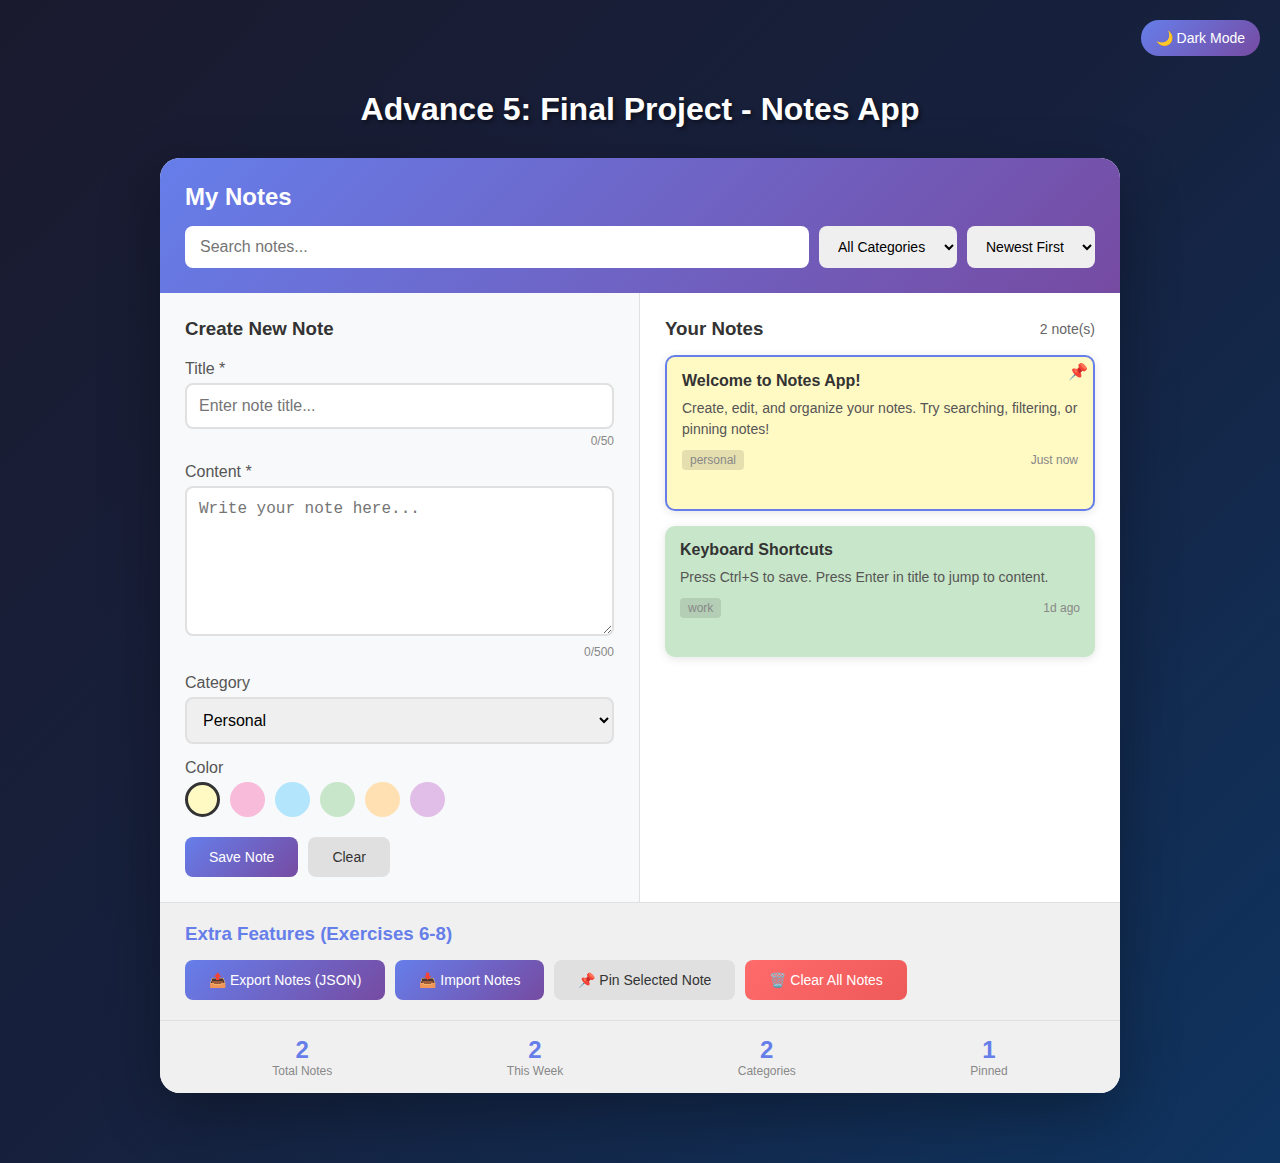
<file: advance-5/index.html>
<!DOCTYPE html>
<html lang="en">
<head>
    <meta charset="UTF-8">
    <meta name="viewport" content="width=device-width, initial-scale=1.0">
    <title>Advance 5: Final Project - Notes App</title>
    <link rel="stylesheet" href="style.css">
</head>
<body>
    <!-- Dark Mode Toggle Button -->
    <button class="dark-mode-toggle" id="dark-mode-btn">🌙 Dark Mode</button>

    <h1>Advance 5: Final Project - Notes App</h1>

    <div class="app-container">
        <!-- Header with Search -->
        <div class="app-header">
            <h2>My Notes</h2>
            <div class="search-bar">
                <input type="text" id="search-input" placeholder="Search notes...">
                <select id="filter-category">
                    <option value="all">All Categories</option>
                    <option value="personal">Personal</option>
                    <option value="work">Work</option>
                    <option value="ideas">Ideas</option>
                    <option value="todo">To-Do</option>
                </select>
                <select id="sort-by">
                    <option value="newest">Newest First</option>
                    <option value="oldest">Oldest First</option>
                    <option value="title">By Title</option>
                </select>
            </div>
        </div>

        <!-- Main Content -->
        <div class="app-content">
            <!-- Note Form -->
            <div class="note-form">
                <h3 id="form-title">Create New Note</h3>

                <div class="form-group">
                    <label for="note-title">Title *</label>
                    <input type="text" id="note-title" placeholder="Enter note title..." maxlength="50">
                    <div class="char-counter"><span id="title-count">0</span>/50</div>
                </div>

                <div class="form-group">
                    <label for="note-content">Content *</label>
                    <textarea id="note-content" placeholder="Write your note here..." maxlength="500"></textarea>
                    <div class="char-counter"><span id="content-count">0</span>/500</div>
                </div>

                <div class="form-group">
                    <label for="note-category">Category</label>
                    <select id="note-category">
                        <option value="personal">Personal</option>
                        <option value="work">Work</option>
                        <option value="ideas">Ideas</option>
                        <option value="todo">To-Do</option>
                    </select>
                </div>

                <div class="form-group">
                    <label>Color</label>
                    <div class="color-options">
                        <div class="color-option selected" data-color="#fff9c4" style="background: #fff9c4;"></div>
                        <div class="color-option" data-color="#f8bbd9" style="background: #f8bbd9;"></div>
                        <div class="color-option" data-color="#b3e5fc" style="background: #b3e5fc;"></div>
                        <div class="color-option" data-color="#c8e6c9" style="background: #c8e6c9;"></div>
                        <div class="color-option" data-color="#ffe0b2" style="background: #ffe0b2;"></div>
                        <div class="color-option" data-color="#e1bee7" style="background: #e1bee7;"></div>
                    </div>
                </div>

                <div class="form-buttons">
                    <button class="btn-primary" id="save-btn">Save Note</button>
                    <button class="btn-secondary" id="clear-btn">Clear</button>
                    <button class="btn-danger" id="delete-btn" style="display: none;">Delete</button>
                </div>
            </div>

            <!-- Notes List -->
            <div class="notes-list">
                <h3>
                    Your Notes
                    <span class="note-count" id="note-count">0 notes</span>
                </h3>
                <div class="notes-container" id="notes-container">
                    <!-- Notes will be rendered here -->
                </div>
            </div>
        </div>

        <!-- Extra Features Section -->
        <div class="extra-features">
            <h3>Extra Features (Exercises 6-8)</h3>
            <div class="feature-buttons">
                <button class="btn-primary" id="export-btn">📤 Export Notes (JSON)</button>
                <button class="btn-primary" id="import-btn">📥 Import Notes</button>
                <input type="file" id="import-file" accept=".json" style="display: none;">
                <button class="btn-secondary" id="pin-btn">📌 Pin Selected Note</button>
                <button class="btn-danger" id="clear-all-btn">🗑️ Clear All Notes</button>
            </div>
        </div>

        <!-- Stats Bar -->
        <div class="stats-bar">
            <div class="stat-item">
                <div class="stat-value" id="total-notes">0</div>
                <div class="stat-label">Total Notes</div>
            </div>
            <div class="stat-item">
                <div class="stat-value" id="this-week">0</div>
                <div class="stat-label">This Week</div>
            </div>
            <div class="stat-item">
                <div class="stat-value" id="categories-used">0</div>
                <div class="stat-label">Categories</div>
            </div>
            <div class="stat-item">
                <div class="stat-value" id="pinned-count">0</div>
                <div class="stat-label">Pinned</div>
            </div>
        </div>
    </div>

    <!-- Toast Container -->
    <div class="toast-container" id="toast-container"></div>

    <script src="script.js"></script>
</body>
</html>
</file>
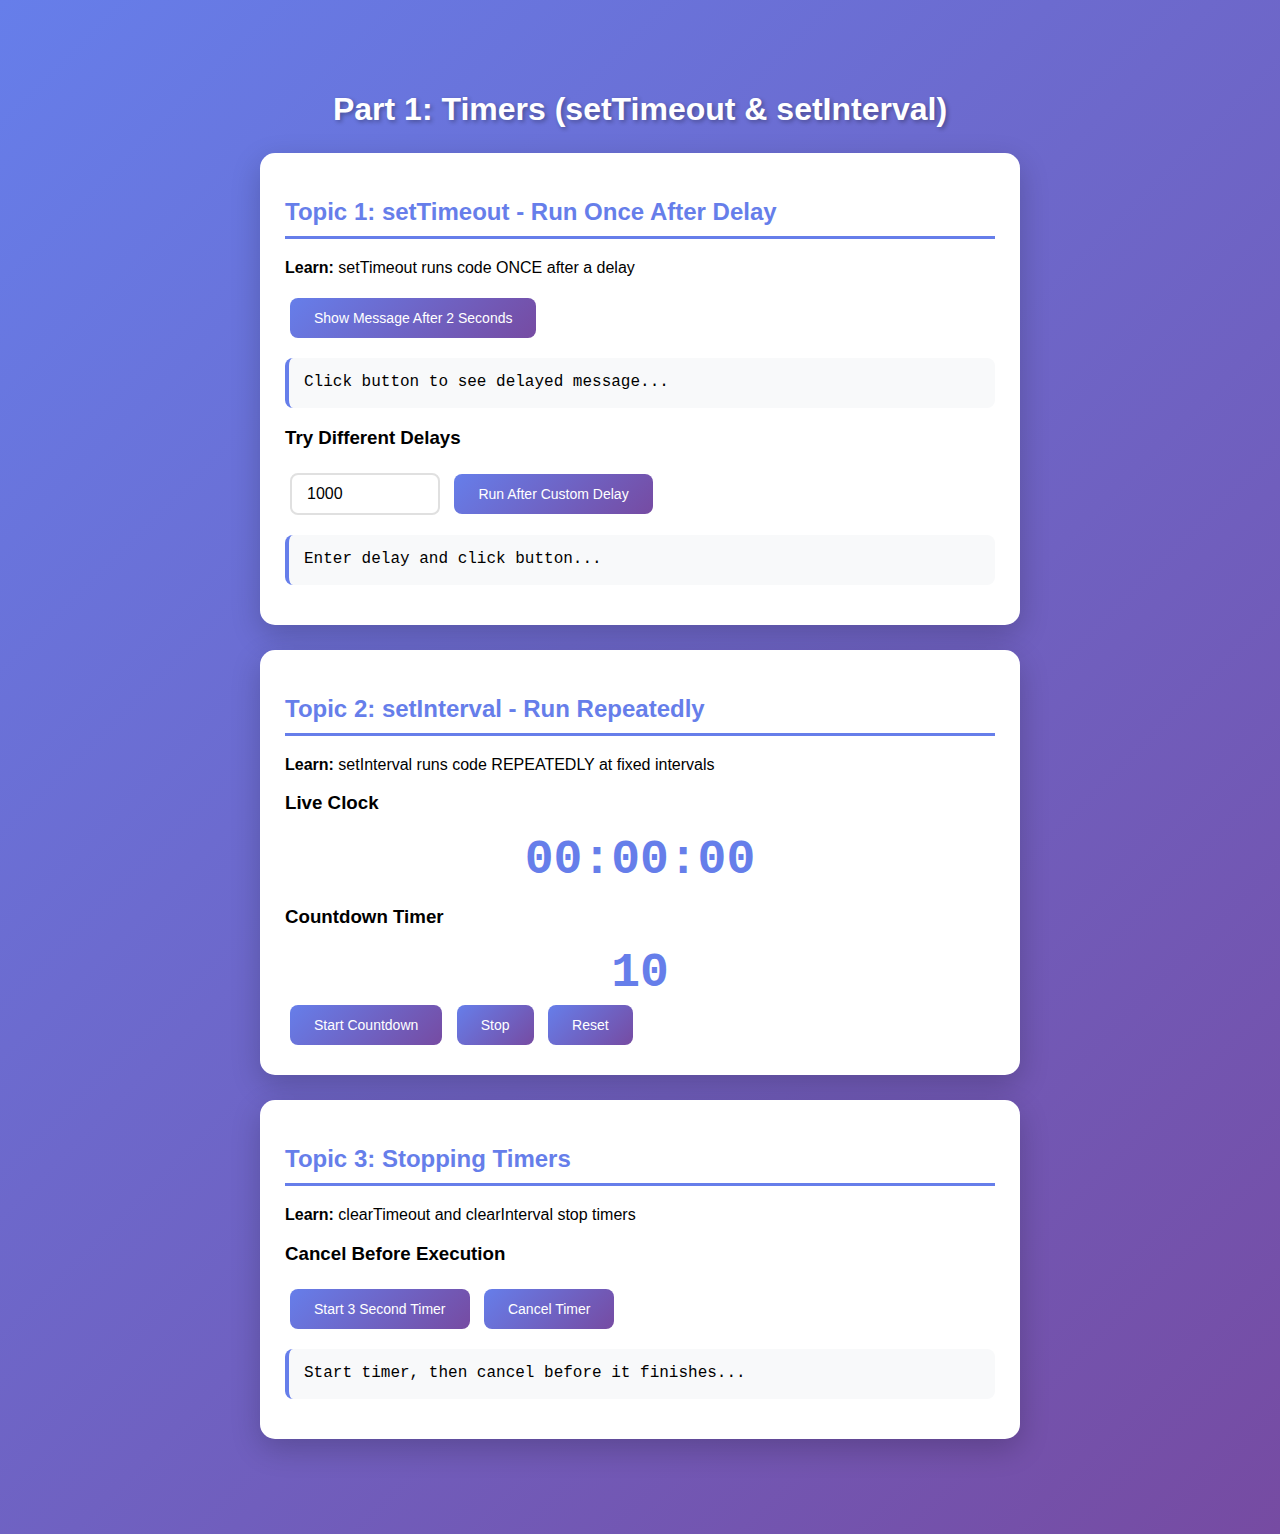
<file: part-1/index.html>
<!DOCTYPE html>
<html lang="en">
<head>
    <meta charset="UTF-8">
    <meta name="viewport" content="width=device-width, initial-scale=1.0">
    <title>Part 1: Timers - setTimeout & setInterval</title>
    <link rel="stylesheet" href="style.css">
</head>
<body>
    <h1>Part 1: Timers (setTimeout & setInterval)</h1>

    <!-- Topic 1: setTimeout -->
    <div class="section">
        <h2>Topic 1: setTimeout - Run Once After Delay</h2>
        <p><strong>Learn:</strong> setTimeout runs code ONCE after a delay</p>

        <button id="delayed-btn">Show Message After 2 Seconds</button>
        <div class="output" id="delayed-output">Click button to see delayed message...</div>

        <h3>Try Different Delays</h3>
        <input type="number" id="delay-input" placeholder="Milliseconds" value="1000">
        <button id="custom-delay-btn">Run After Custom Delay</button>
        <div class="output" id="custom-output">Enter delay and click button...</div>
    </div>

    <!-- Topic 2: setInterval -->
    <div class="section">
        <h2>Topic 2: setInterval - Run Repeatedly</h2>
        <p><strong>Learn:</strong> setInterval runs code REPEATEDLY at fixed intervals</p>

        <h3>Live Clock</h3>
        <div class="timer" id="clock-display">00:00:00</div>

        <h3>Countdown Timer</h3>
        <div class="timer" id="countdown-display">10</div>
        <button id="start-countdown">Start Countdown</button>
        <button id="stop-countdown">Stop</button>
        <button id="reset-countdown">Reset</button>
    </div>

    <!-- Topic 3: clearTimeout & clearInterval -->
    <div class="section">
        <h2>Topic 3: Stopping Timers</h2>
        <p><strong>Learn:</strong> clearTimeout and clearInterval stop timers</p>

        <h3>Cancel Before Execution</h3>
        <button id="start-delayed">Start 3 Second Timer</button>
        <button id="cancel-delayed">Cancel Timer</button>
        <div class="output" id="cancel-output">Start timer, then cancel before it finishes...</div>
    </div>

    <script src="script.js"></script>
</body>
</html>
</file>
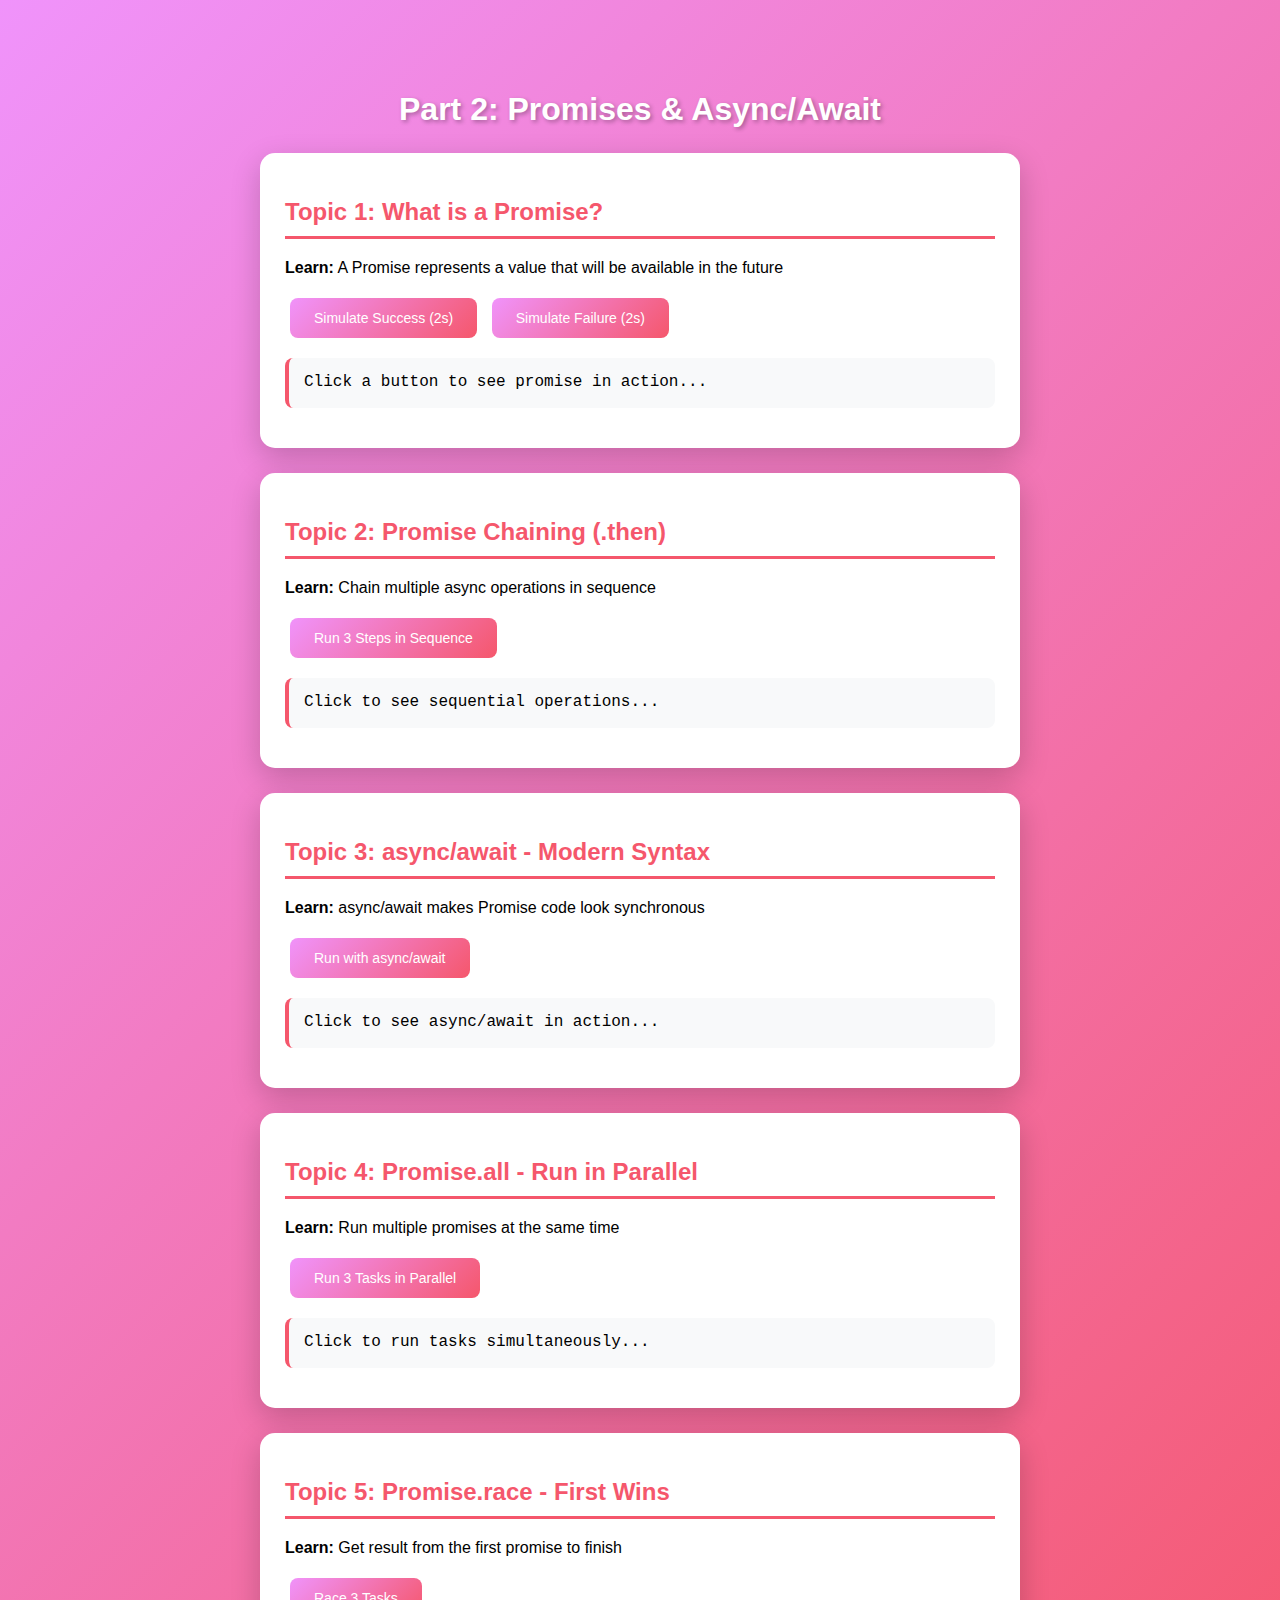
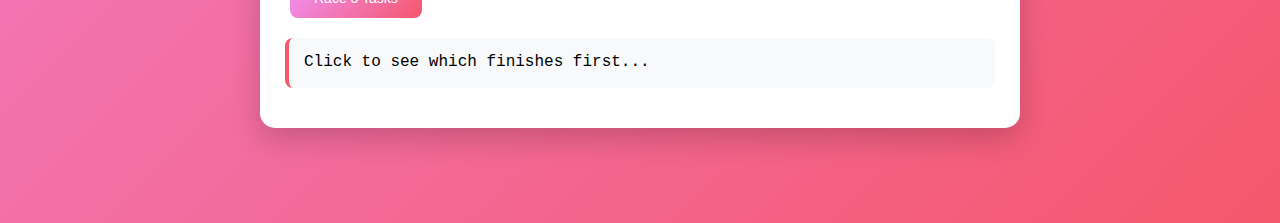
<file: part-2/index.html>
<!DOCTYPE html>
<html lang="en">
<head>
    <meta charset="UTF-8">
    <meta name="viewport" content="width=device-width, initial-scale=1.0">
    <title>Part 2: Promises & Async/Await</title>
    <link rel="stylesheet" href="style.css">
</head>
<body>
    <h1>Part 2: Promises & Async/Await</h1>

    <!-- Topic 1: What is a Promise -->
    <div class="section">
        <h2>Topic 1: What is a Promise?</h2>
        <p><strong>Learn:</strong> A Promise represents a value that will be available in the future</p>

        <button id="promise-success">Simulate Success (2s)</button>
        <button id="promise-fail">Simulate Failure (2s)</button>
        <div class="output" id="promise-output">Click a button to see promise in action...</div>
    </div>

    <!-- Topic 2: Promise Chaining -->
    <div class="section">
        <h2>Topic 2: Promise Chaining (.then)</h2>
        <p><strong>Learn:</strong> Chain multiple async operations in sequence</p>

        <button id="promise-chain">Run 3 Steps in Sequence</button>
        <div class="output" id="chain-output">Click to see sequential operations...</div>
    </div>

    <!-- Topic 3: async/await -->
    <div class="section">
        <h2>Topic 3: async/await - Modern Syntax</h2>
        <p><strong>Learn:</strong> async/await makes Promise code look synchronous</p>

        <button id="async-btn">Run with async/await</button>
        <div class="output" id="async-output">Click to see async/await in action...</div>
    </div>

    <!-- Topic 4: Promise.all -->
    <div class="section">
        <h2>Topic 4: Promise.all - Run in Parallel</h2>
        <p><strong>Learn:</strong> Run multiple promises at the same time</p>

        <button id="parallel-btn">Run 3 Tasks in Parallel</button>
        <div class="output" id="parallel-output">Click to run tasks simultaneously...</div>
    </div>

    <!-- Topic 5: Promise.race -->
    <div class="section">
        <h2>Topic 5: Promise.race - First Wins</h2>
        <p><strong>Learn:</strong> Get result from the first promise to finish</p>

        <button id="race-btn">Race 3 Tasks</button>
        <div class="output" id="race-output">Click to see which finishes first...</div>
    </div>

    <script src="script.js"></script>
</body>
</html>
</file>
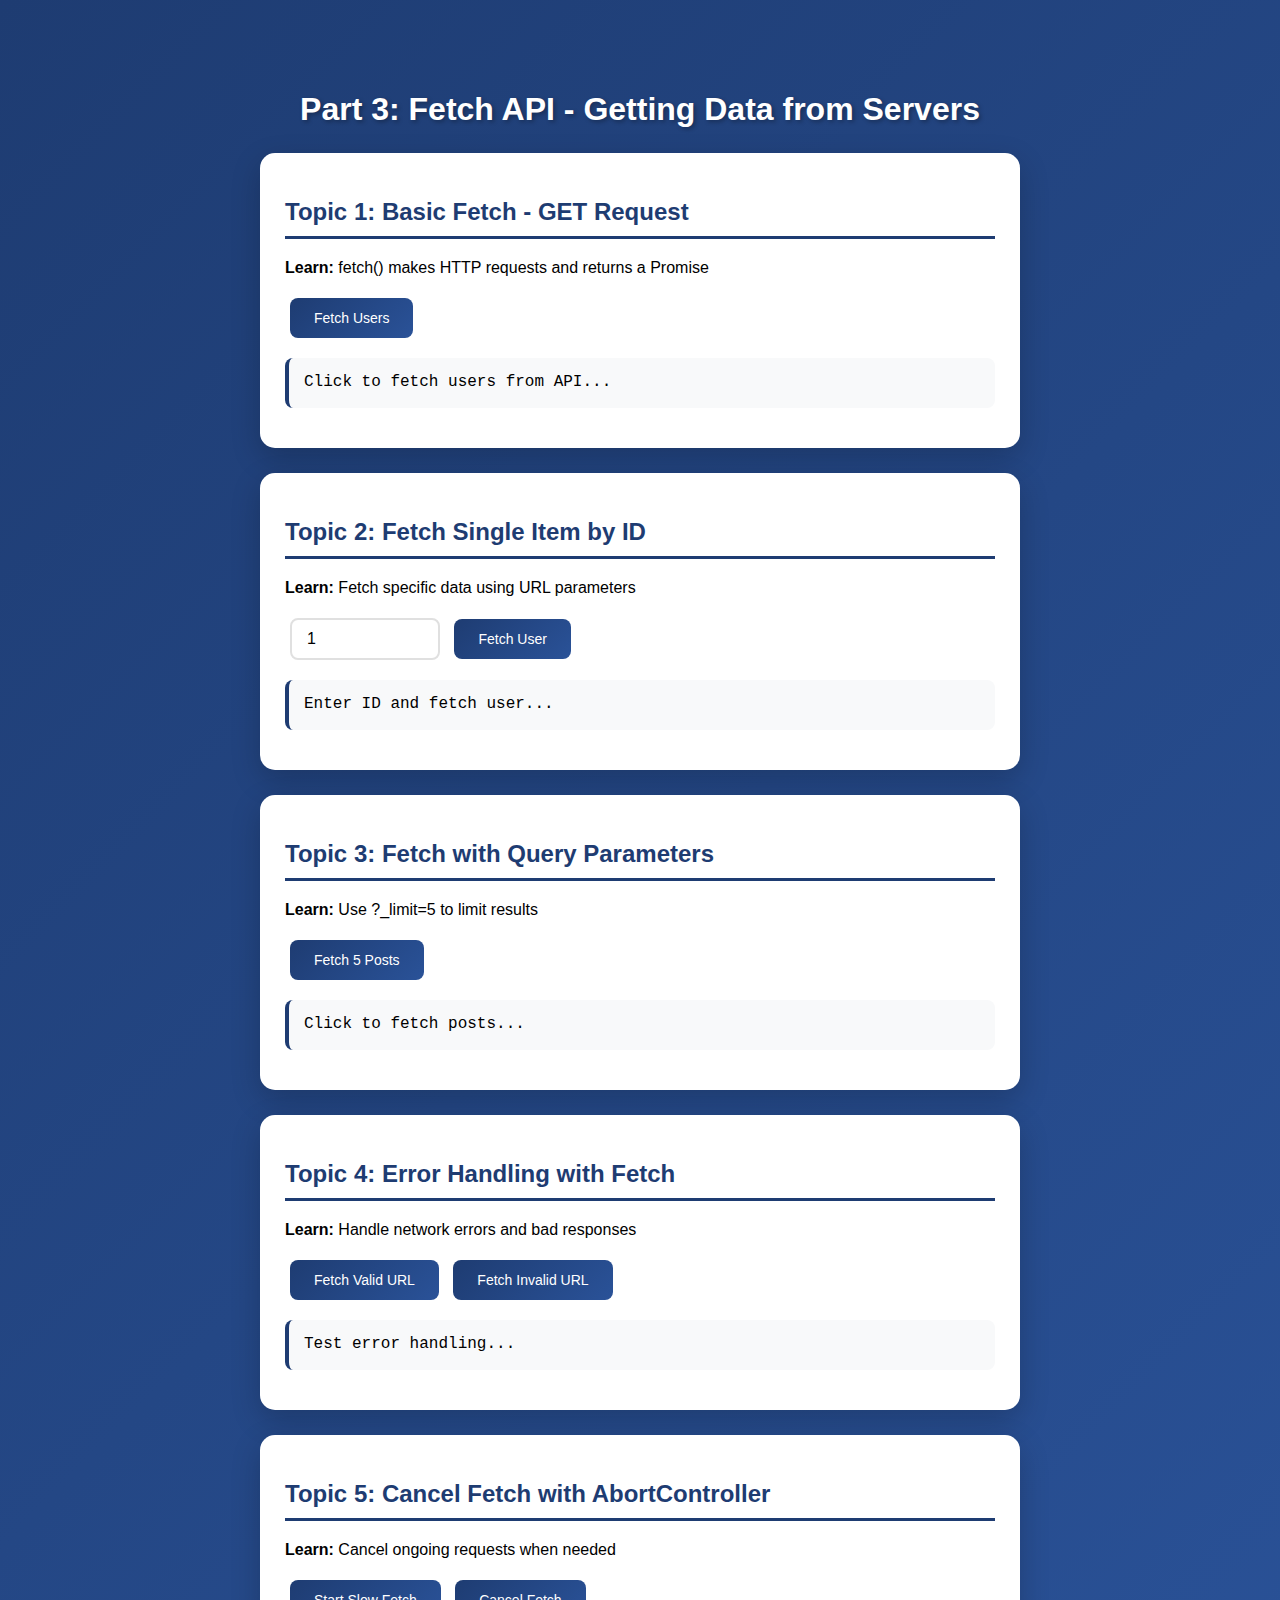
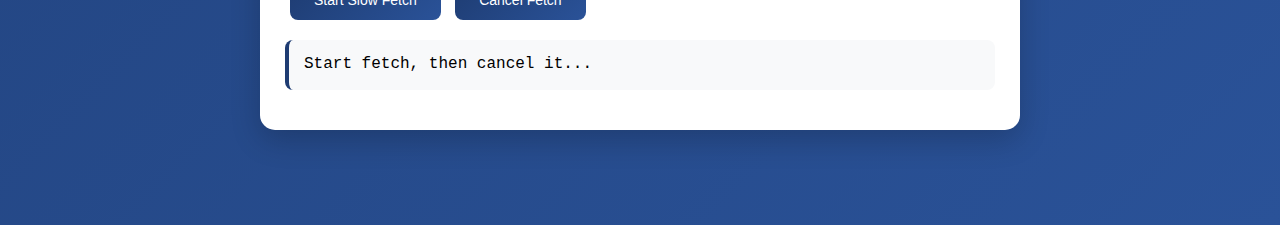
<file: part-3/index.html>
<!DOCTYPE html>
<html lang="en">
<head>
    <meta charset="UTF-8">
    <meta name="viewport" content="width=device-width, initial-scale=1.0">
    <title>Part 3: Fetch API</title>
    <link rel="stylesheet" href="style.css">
</head>
<body>
    <h1>Part 3: Fetch API - Getting Data from Servers</h1>

    <!-- Topic 1: Basic Fetch -->
    <div class="section">
        <h2>Topic 1: Basic Fetch - GET Request</h2>
        <p><strong>Learn:</strong> fetch() makes HTTP requests and returns a Promise</p>

        <button id="fetch-users-btn">Fetch Users</button>
        <div class="output" id="users-output">Click to fetch users from API...</div>
        <div class="cards-container" id="users-container"></div>
    </div>

    <!-- Topic 2: Fetch Single Item -->
    <div class="section">
        <h2>Topic 2: Fetch Single Item by ID</h2>
        <p><strong>Learn:</strong> Fetch specific data using URL parameters</p>

        <input type="number" id="user-id" placeholder="User ID (1-10)" min="1" max="10" value="1">
        <button id="fetch-single-btn">Fetch User</button>
        <div class="output" id="single-output">Enter ID and fetch user...</div>
    </div>

    <!-- Topic 3: Fetch Posts -->
    <div class="section">
        <h2>Topic 3: Fetch with Query Parameters</h2>
        <p><strong>Learn:</strong> Use ?_limit=5 to limit results</p>

        <button id="fetch-posts-btn">Fetch 5 Posts</button>
        <div class="output" id="posts-output">Click to fetch posts...</div>
        <div id="posts-container"></div>
    </div>

    <!-- Topic 4: Error Handling -->
    <div class="section">
        <h2>Topic 4: Error Handling with Fetch</h2>
        <p><strong>Learn:</strong> Handle network errors and bad responses</p>

        <button id="fetch-good-btn">Fetch Valid URL</button>
        <button id="fetch-bad-btn">Fetch Invalid URL</button>
        <div class="output" id="error-output">Test error handling...</div>
    </div>

    <!-- Topic 5: AbortController -->
    <div class="section">
        <h2>Topic 5: Cancel Fetch with AbortController</h2>
        <p><strong>Learn:</strong> Cancel ongoing requests when needed</p>

        <button id="start-fetch-btn">Start Slow Fetch</button>
        <button id="cancel-fetch-btn">Cancel Fetch</button>
        <div class="output" id="abort-output">Start fetch, then cancel it...</div>
    </div>

    <script src="script.js"></script>
</body>
</html>
</file>
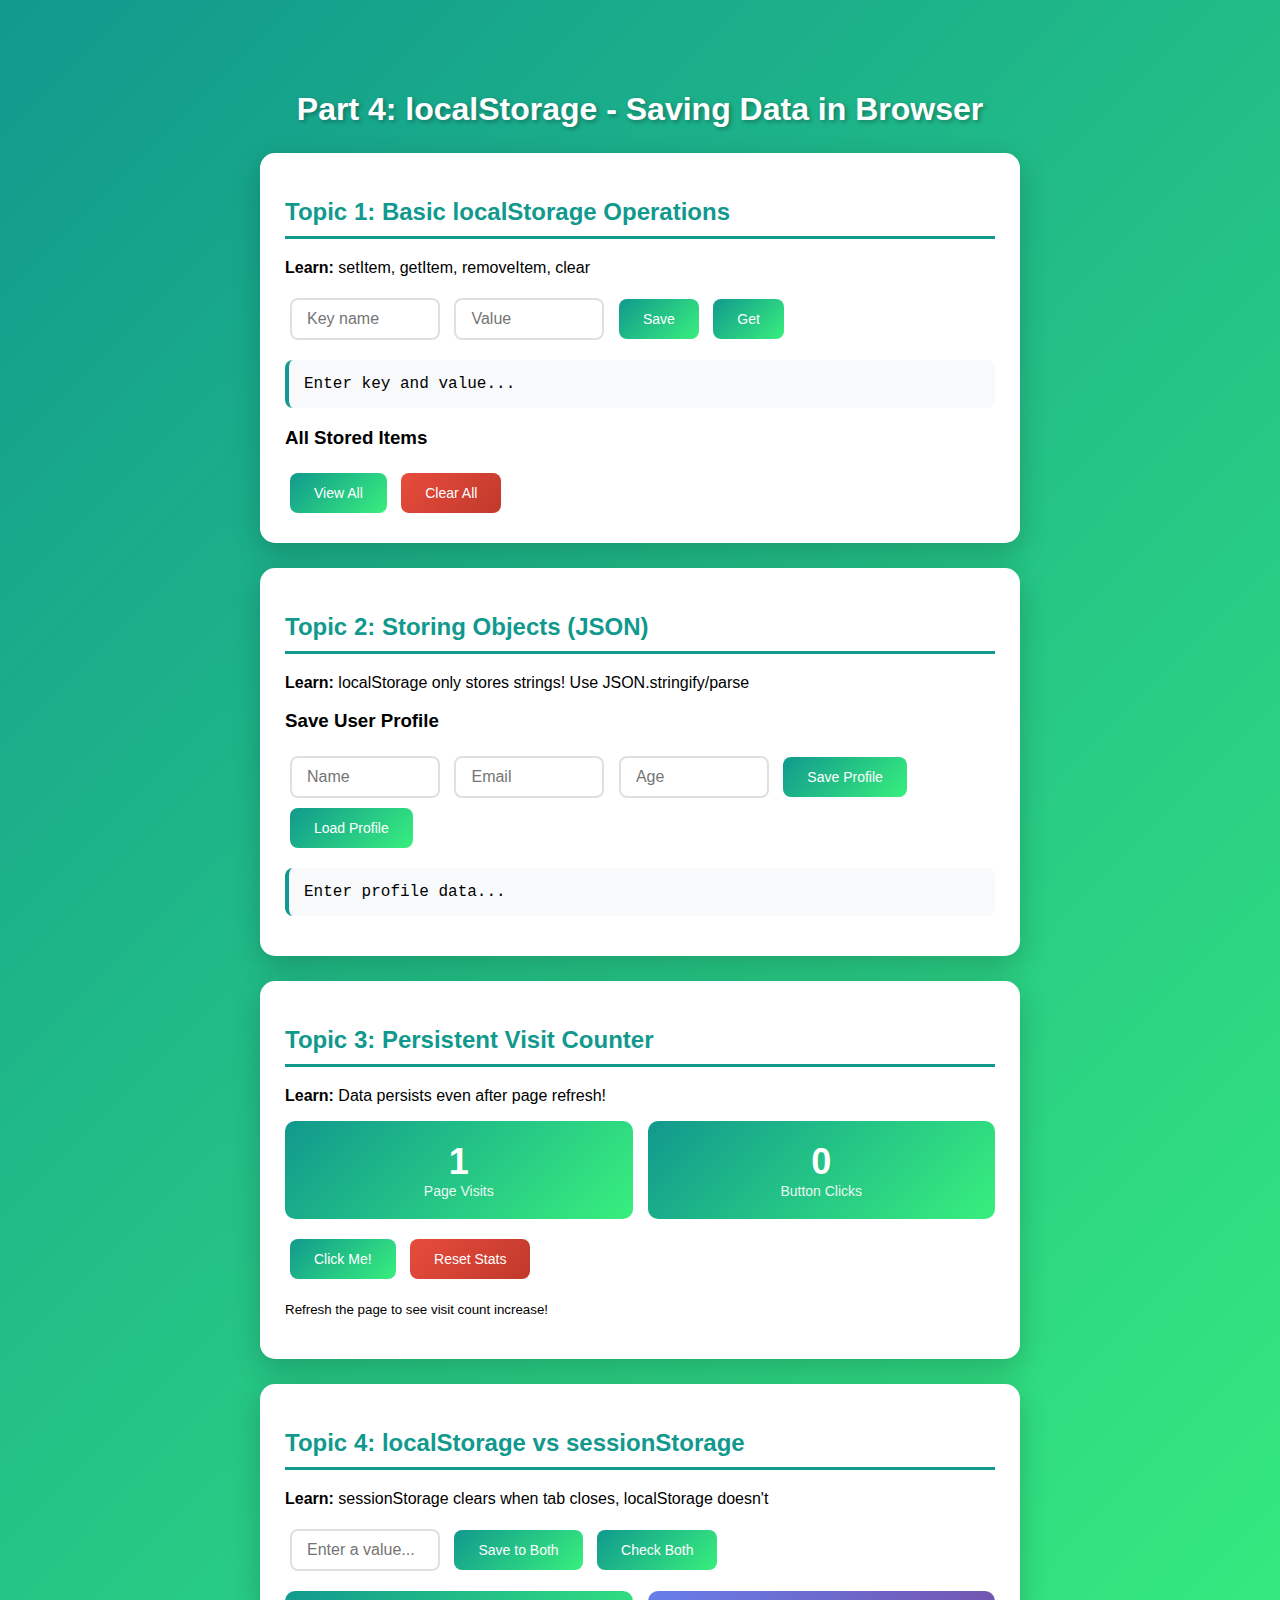
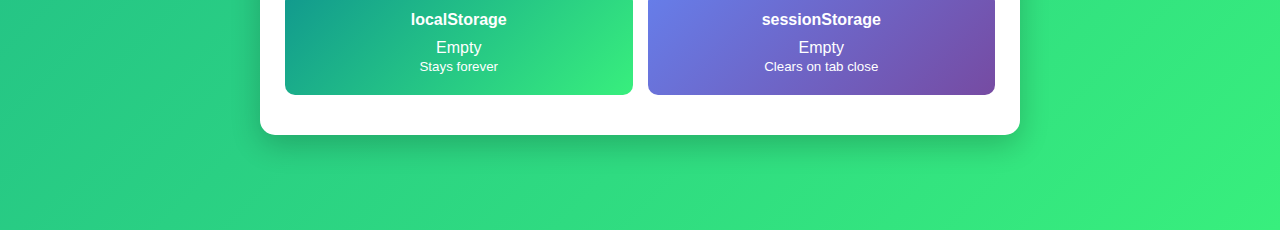
<file: part-4/index.html>
<!DOCTYPE html>
<html lang="en">
<head>
    <meta charset="UTF-8">
    <meta name="viewport" content="width=device-width, initial-scale=1.0">
    <title>Part 4: localStorage - Saving Data in Browser</title>
    <link rel="stylesheet" href="style.css">
</head>
<body>
    <h1>Part 4: localStorage - Saving Data in Browser</h1>

    <!-- Topic 1: Basic Operations -->
    <div class="section">
        <h2>Topic 1: Basic localStorage Operations</h2>
        <p><strong>Learn:</strong> setItem, getItem, removeItem, clear</p>

        <input type="text" id="key-input" placeholder="Key name">
        <input type="text" id="value-input" placeholder="Value">
        <button id="save-btn">Save</button>
        <button id="get-btn">Get</button>
        <div class="output" id="basic-output">Enter key and value...</div>

        <h3>All Stored Items</h3>
        <button id="view-all-btn">View All</button>
        <button id="clear-all-btn" class="danger">Clear All</button>
        <div id="storage-items"></div>
    </div>

    <!-- Topic 2: Storing Objects with JSON -->
    <div class="section">
        <h2>Topic 2: Storing Objects (JSON)</h2>
        <p><strong>Learn:</strong> localStorage only stores strings! Use JSON.stringify/parse</p>

        <h3>Save User Profile</h3>
        <input type="text" id="profile-name" placeholder="Name">
        <input type="text" id="profile-email" placeholder="Email">
        <input type="number" id="profile-age" placeholder="Age">
        <button id="save-profile-btn">Save Profile</button>
        <button id="load-profile-btn">Load Profile</button>
        <div class="output" id="profile-output">Enter profile data...</div>
    </div>

    <!-- Topic 3: Practical Example - Visit Counter -->
    <div class="section">
        <h2>Topic 3: Persistent Visit Counter</h2>
        <p><strong>Learn:</strong> Data persists even after page refresh!</p>

        <div class="stats-grid">
            <div class="stat-box">
                <div class="number" id="visit-count">0</div>
                <div class="label">Page Visits</div>
            </div>
            <div class="stat-box">
                <div class="number" id="click-count">0</div>
                <div class="label">Button Clicks</div>
            </div>
        </div>

        <button id="click-btn">Click Me!</button>
        <button id="reset-stats-btn" class="danger">Reset Stats</button>
        <p><small>Refresh the page to see visit count increase!</small></p>
    </div>

    <!-- Topic 4: localStorage vs sessionStorage -->
    <div class="section">
        <h2>Topic 4: localStorage vs sessionStorage</h2>
        <p><strong>Learn:</strong> sessionStorage clears when tab closes, localStorage doesn't</p>

        <input type="text" id="dual-input" placeholder="Enter a value...">
        <button id="save-both-btn">Save to Both</button>
        <button id="check-both-btn">Check Both</button>

        <div class="compare-grid">
            <div class="compare-box local">
                <div class="label">localStorage</div>
                <div id="local-value">Empty</div>
                <small>Stays forever</small>
            </div>
            <div class="compare-box session">
                <div class="label">sessionStorage</div>
                <div id="session-value">Empty</div>
                <small>Clears on tab close</small>
            </div>
        </div>
    </div>

    <script src="script.js"></script>
</body>
</html>
</file>
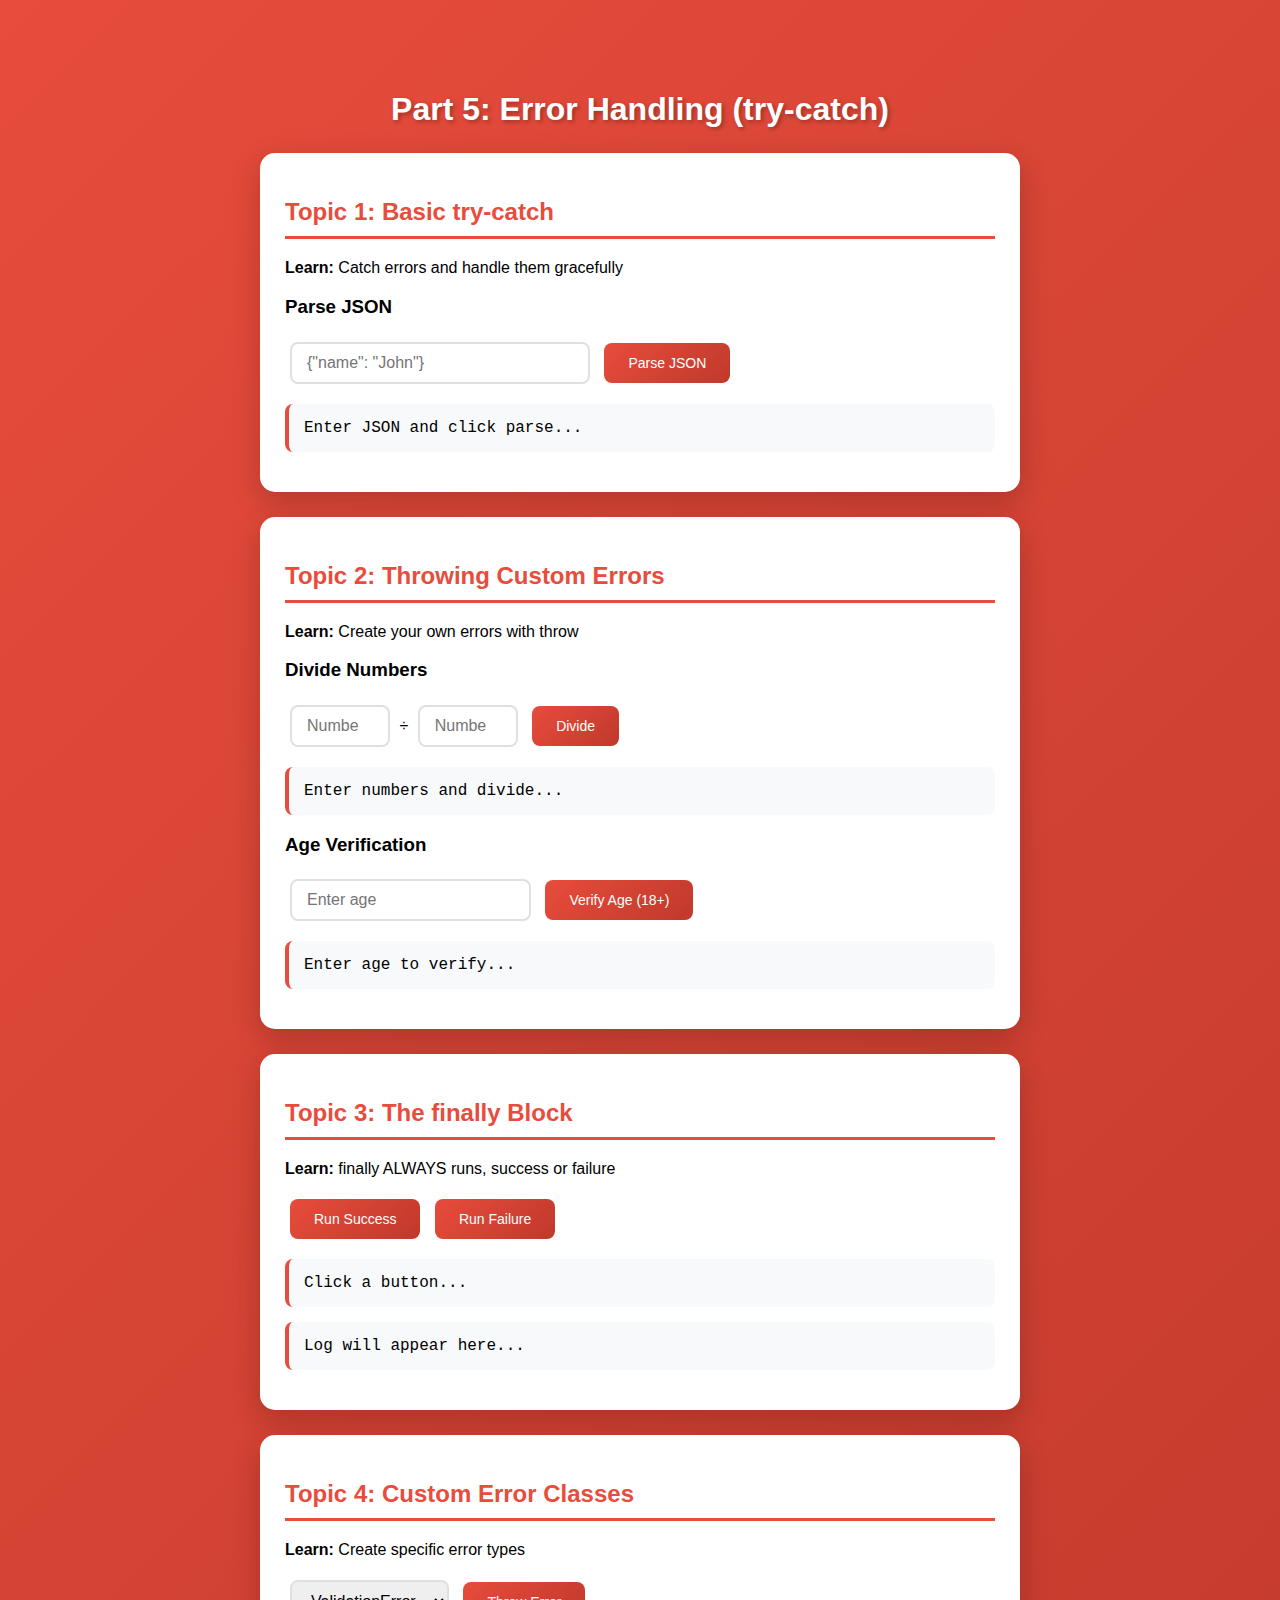
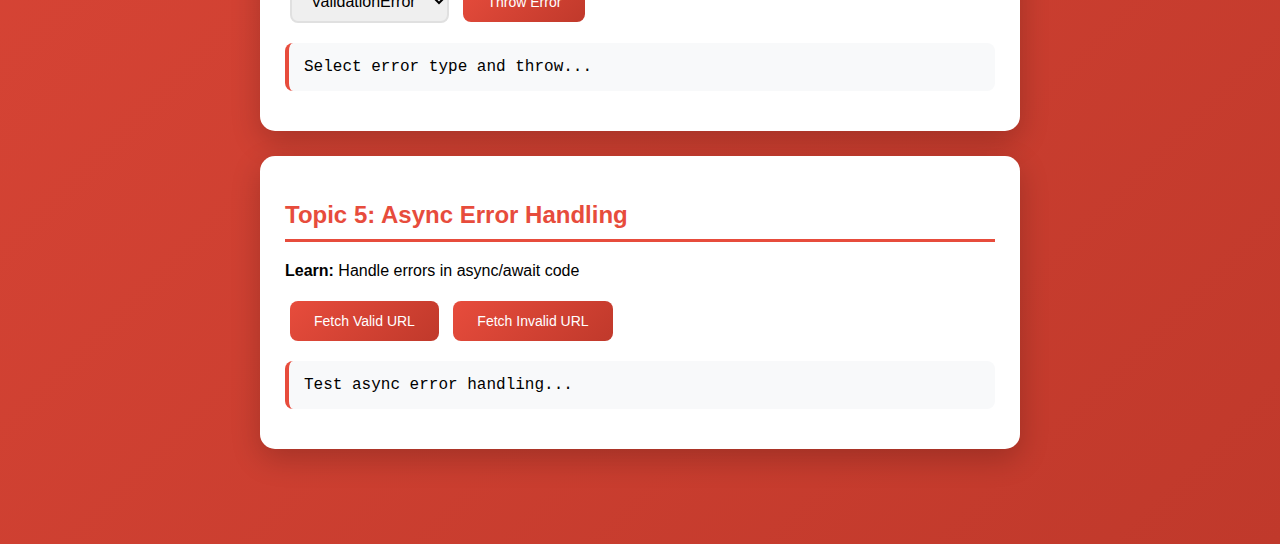
<file: part-5/index.html>
<!DOCTYPE html>
<html lang="en">
<head>
    <meta charset="UTF-8">
    <meta name="viewport" content="width=device-width, initial-scale=1.0">
    <title>Part 5: Error Handling</title>
    <link rel="stylesheet" href="style.css">
</head>
<body>
    <h1>Part 5: Error Handling (try-catch)</h1>

    <!-- Topic 1: Basic try-catch -->
    <div class="section">
        <h2>Topic 1: Basic try-catch</h2>
        <p><strong>Learn:</strong> Catch errors and handle them gracefully</p>

        <h3>Parse JSON</h3>
        <input type="text" id="json-input" placeholder='{"name": "John"}' style="width: 300px;">
        <button id="parse-btn">Parse JSON</button>
        <div class="output" id="parse-output">Enter JSON and click parse...</div>
    </div>

    <!-- Topic 2: throw new Error -->
    <div class="section">
        <h2>Topic 2: Throwing Custom Errors</h2>
        <p><strong>Learn:</strong> Create your own errors with throw</p>

        <h3>Divide Numbers</h3>
        <input type="number" id="num-a" placeholder="Number A" style="width: 100px;">
        <span> ÷ </span>
        <input type="number" id="num-b" placeholder="Number B" style="width: 100px;">
        <button id="divide-btn">Divide</button>
        <div class="output" id="divide-output">Enter numbers and divide...</div>

        <h3>Age Verification</h3>
        <input type="number" id="age-input" placeholder="Enter age">
        <button id="verify-btn">Verify Age (18+)</button>
        <div class="output" id="age-output">Enter age to verify...</div>
    </div>

    <!-- Topic 3: try-catch-finally -->
    <div class="section">
        <h2>Topic 3: The finally Block</h2>
        <p><strong>Learn:</strong> finally ALWAYS runs, success or failure</p>

        <button id="finally-success-btn">Run Success</button>
        <button id="finally-fail-btn">Run Failure</button>
        <div class="output" id="finally-output">Click a button...</div>
        <div class="output" id="finally-log">Log will appear here...</div>
    </div>

    <!-- Topic 4: Custom Error Classes -->
    <div class="section">
        <h2>Topic 4: Custom Error Classes</h2>
        <p><strong>Learn:</strong> Create specific error types</p>

        <select id="error-type">
            <option value="validation">ValidationError</option>
            <option value="auth">AuthError</option>
            <option value="network">NetworkError</option>
        </select>
        <button id="throw-btn">Throw Error</button>
        <div class="output" id="custom-output">Select error type and throw...</div>
    </div>

    <!-- Topic 5: Async Error Handling -->
    <div class="section">
        <h2>Topic 5: Async Error Handling</h2>
        <p><strong>Learn:</strong> Handle errors in async/await code</p>

        <button id="fetch-good-btn">Fetch Valid URL</button>
        <button id="fetch-bad-btn">Fetch Invalid URL</button>
        <div class="output" id="async-output">Test async error handling...</div>
    </div>

    <script src="script.js"></script>
</body>
</html>
</file>
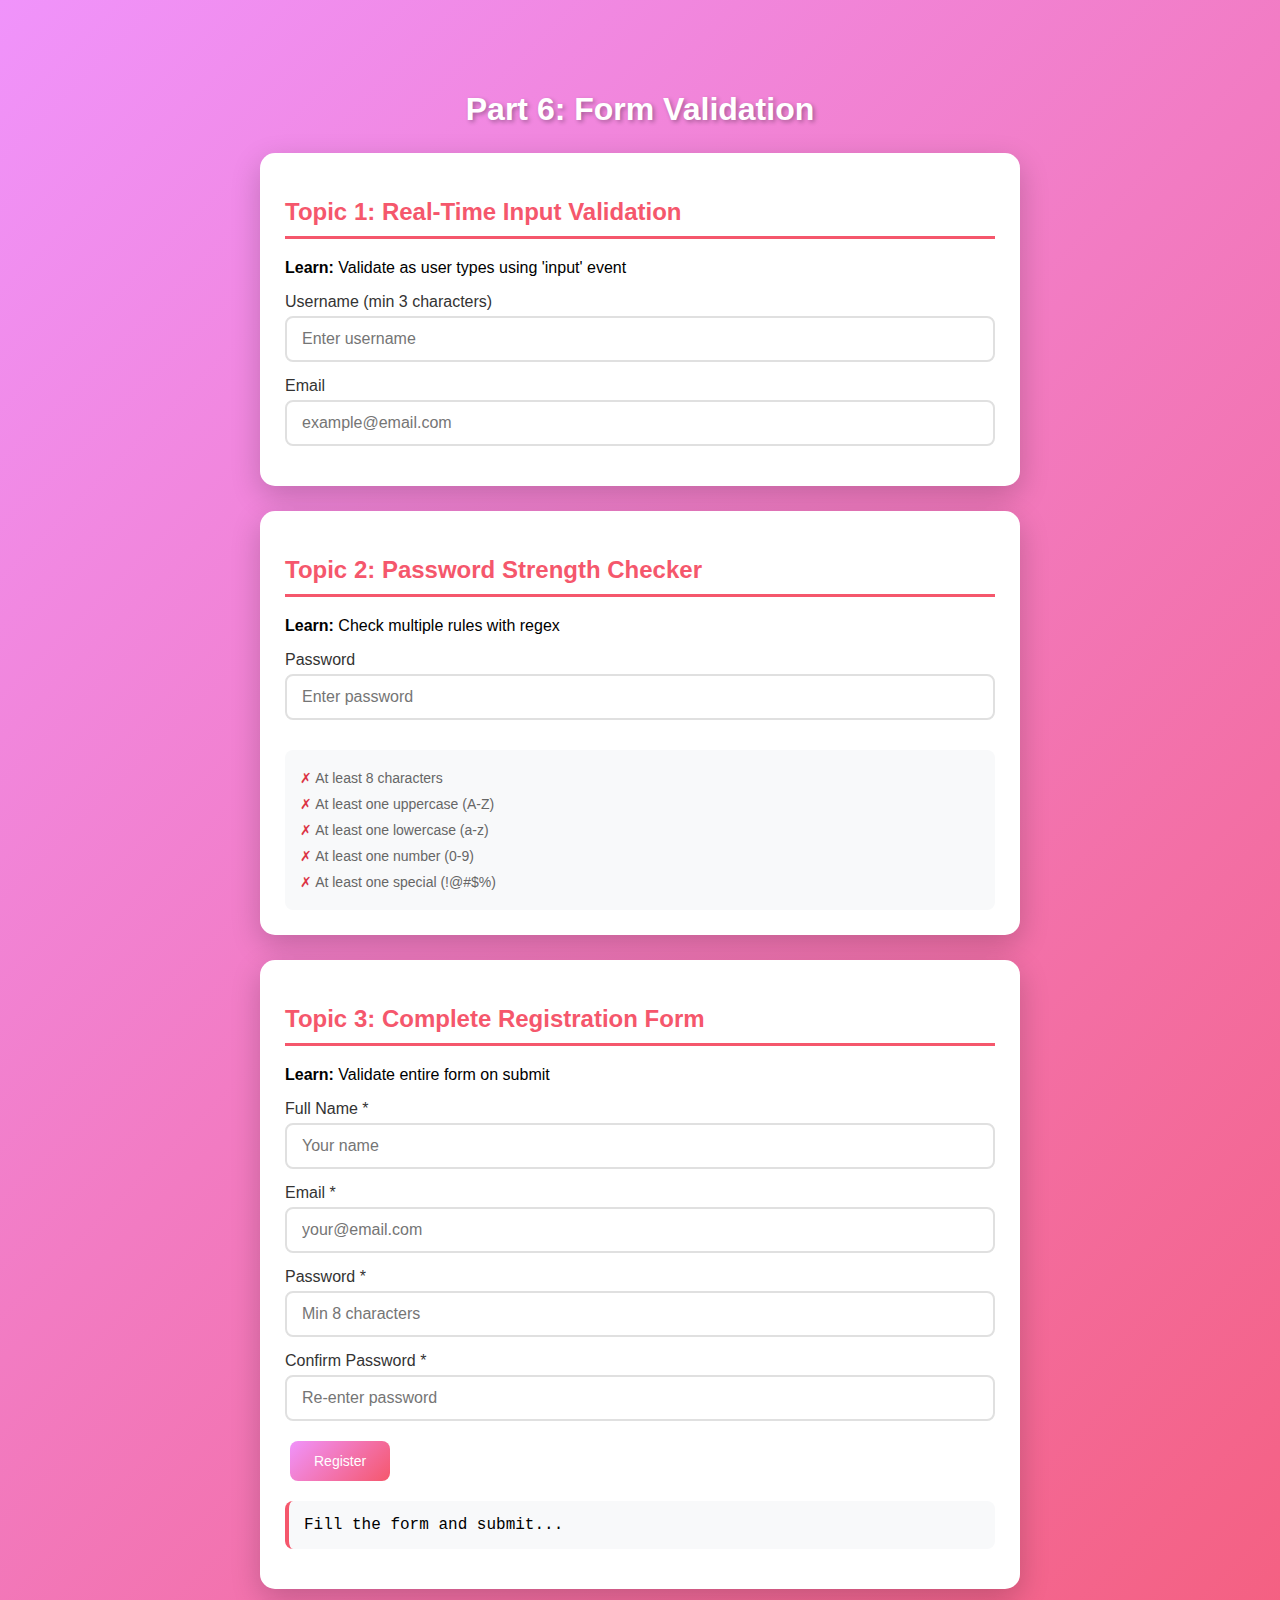
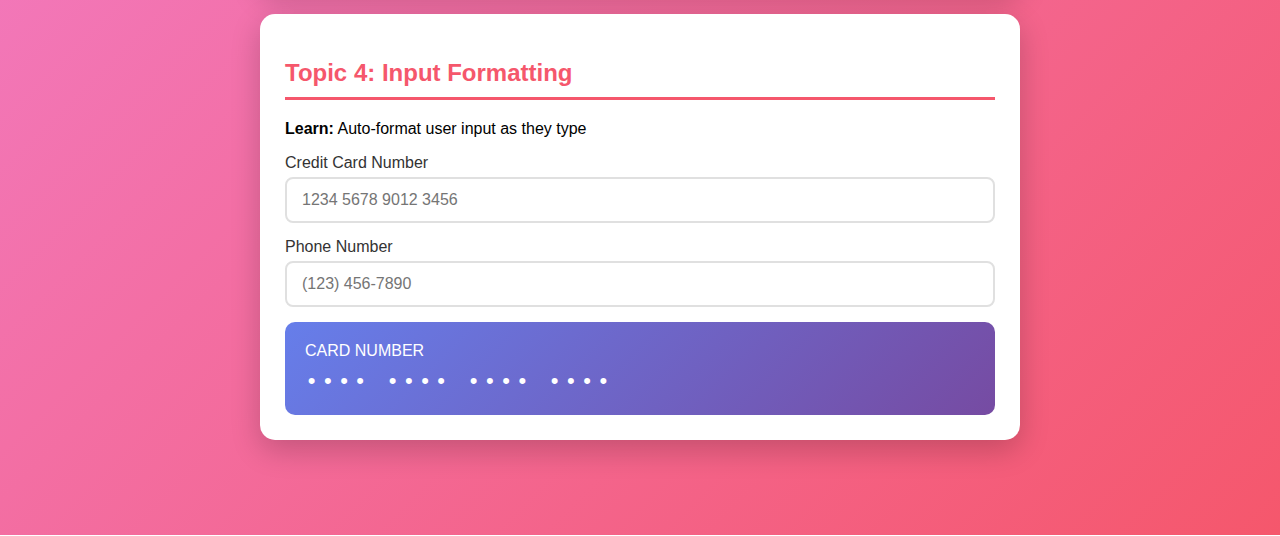
<file: part-6/index.html>
<!DOCTYPE html>
<html lang="en">
<head>
    <meta charset="UTF-8">
    <meta name="viewport" content="width=device-width, initial-scale=1.0">
    <title>Part 6: Form Validation</title>
    <link rel="stylesheet" href="style.css">
</head>
<body>
    <h1>Part 6: Form Validation</h1>

    <!-- Topic 1: Basic Validation -->
    <div class="section">
        <h2>Topic 1: Real-Time Input Validation</h2>
        <p><strong>Learn:</strong> Validate as user types using 'input' event</p>

        <div class="form-group">
            <label>Username (min 3 characters)</label>
            <input type="text" id="username" placeholder="Enter username">
            <div class="error-msg" id="username-error">Username must be at least 3 characters</div>
        </div>

        <div class="form-group">
            <label>Email</label>
            <input type="text" id="email" placeholder="example@email.com">
            <div class="error-msg" id="email-error">Please enter a valid email</div>
        </div>
    </div>

    <!-- Topic 2: Password Strength -->
    <div class="section">
        <h2>Topic 2: Password Strength Checker</h2>
        <p><strong>Learn:</strong> Check multiple rules with regex</p>

        <div class="form-group">
            <label>Password</label>
            <input type="password" id="password" placeholder="Enter password">
            <div class="strength-bar" id="strength-bar"></div>
        </div>

        <div class="rules-list">
            <div class="rule" id="rule-length">At least 8 characters</div>
            <div class="rule" id="rule-upper">At least one uppercase (A-Z)</div>
            <div class="rule" id="rule-lower">At least one lowercase (a-z)</div>
            <div class="rule" id="rule-number">At least one number (0-9)</div>
            <div class="rule" id="rule-special">At least one special (!@#$%)</div>
        </div>
    </div>

    <!-- Topic 3: Registration Form -->
    <div class="section">
        <h2>Topic 3: Complete Registration Form</h2>
        <p><strong>Learn:</strong> Validate entire form on submit</p>

        <form id="register-form">
            <div class="form-group">
                <label>Full Name *</label>
                <input type="text" id="reg-name" placeholder="Your name">
            </div>

            <div class="form-group">
                <label>Email *</label>
                <input type="text" id="reg-email" placeholder="your@email.com">
            </div>

            <div class="form-group">
                <label>Password *</label>
                <input type="password" id="reg-password" placeholder="Min 8 characters">
            </div>

            <div class="form-group">
                <label>Confirm Password *</label>
                <input type="password" id="reg-confirm" placeholder="Re-enter password">
            </div>

            <button type="submit">Register</button>
        </form>

        <div class="output" id="form-output">Fill the form and submit...</div>
    </div>

    <!-- Topic 4: Credit Card Formatting -->
    <div class="section">
        <h2>Topic 4: Input Formatting</h2>
        <p><strong>Learn:</strong> Auto-format user input as they type</p>

        <div class="form-group">
            <label>Credit Card Number</label>
            <input type="text" id="card-number" placeholder="1234 5678 9012 3456" maxlength="19">
        </div>

        <div class="form-group">
            <label>Phone Number</label>
            <input type="text" id="phone" placeholder="(123) 456-7890" maxlength="14">
        </div>

        <div class="card-preview">
            <div>CARD NUMBER</div>
            <div class="card-display" id="card-display">•••• •••• •••• ••••</div>
        </div>
    </div>

    <script src="script.js"></script>
</body>
</html>
</file>
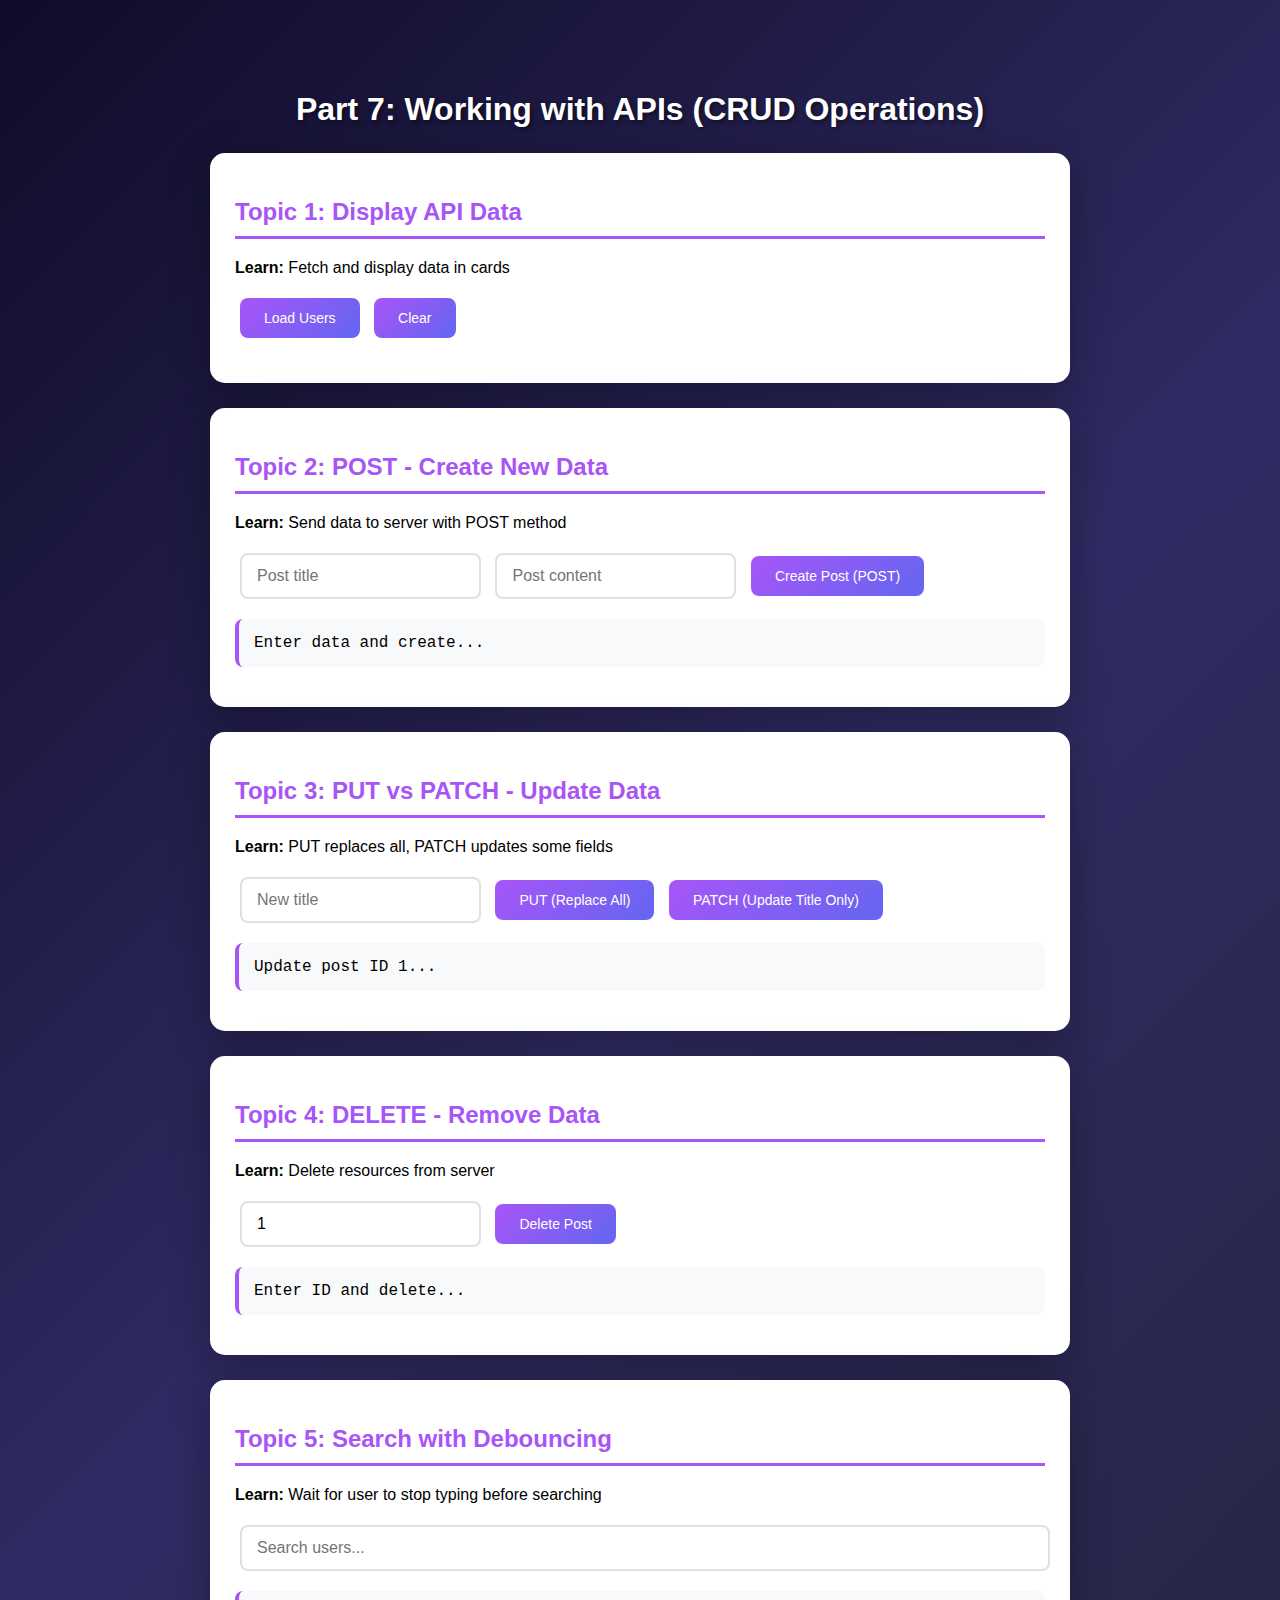
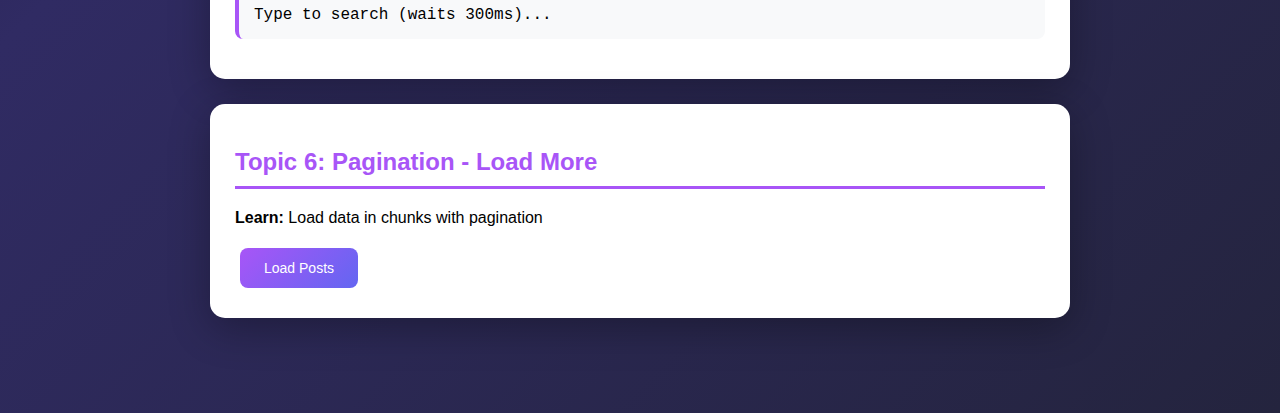
<file: part-7/index.html>
<!DOCTYPE html>
<html lang="en">
<head>
    <meta charset="UTF-8">
    <meta name="viewport" content="width=device-width, initial-scale=1.0">
    <title>Part 7: Working with APIs (CRUD)</title>
    <link rel="stylesheet" href="style.css">
</head>
<body>
    <h1>Part 7: Working with APIs (CRUD Operations)</h1>

    <!-- Topic 1: Display Data -->
    <div class="section">
        <h2>Topic 1: Display API Data</h2>
        <p><strong>Learn:</strong> Fetch and display data in cards</p>

        <button id="load-users-btn">Load Users</button>
        <button id="clear-btn">Clear</button>
        <div class="loading" id="users-loading" style="display: none;">Loading...</div>
        <div class="cards-grid" id="users-grid"></div>
    </div>

    <!-- Topic 2: POST - Create -->
    <div class="section">
        <h2>Topic 2: POST - Create New Data</h2>
        <p><strong>Learn:</strong> Send data to server with POST method</p>

        <input type="text" id="post-title" placeholder="Post title">
        <input type="text" id="post-body" placeholder="Post content">
        <button id="create-btn">Create Post (POST)</button>
        <div class="output" id="post-output">Enter data and create...</div>
    </div>

    <!-- Topic 3: PUT vs PATCH -->
    <div class="section">
        <h2>Topic 3: PUT vs PATCH - Update Data</h2>
        <p><strong>Learn:</strong> PUT replaces all, PATCH updates some fields</p>

        <input type="text" id="update-title" placeholder="New title">
        <button id="put-btn">PUT (Replace All)</button>
        <button id="patch-btn">PATCH (Update Title Only)</button>
        <div class="output" id="update-output">Update post ID 1...</div>
    </div>

    <!-- Topic 4: DELETE -->
    <div class="section">
        <h2>Topic 4: DELETE - Remove Data</h2>
        <p><strong>Learn:</strong> Delete resources from server</p>

        <input type="number" id="delete-id" placeholder="Post ID" value="1">
        <button id="delete-btn">Delete Post</button>
        <div class="output" id="delete-output">Enter ID and delete...</div>
    </div>

    <!-- Topic 5: Search with Debounce -->
    <div class="section">
        <h2>Topic 5: Search with Debouncing</h2>
        <p><strong>Learn:</strong> Wait for user to stop typing before searching</p>

        <input type="text" id="search-input" placeholder="Search users..." style="width: 100%;">
        <div class="output" id="search-output">Type to search (waits 300ms)...</div>
        <div class="cards-grid" id="search-results"></div>
    </div>

    <!-- Topic 6: Pagination -->
    <div class="section">
        <h2>Topic 6: Pagination - Load More</h2>
        <p><strong>Learn:</strong> Load data in chunks with pagination</p>

        <button id="load-posts-btn">Load Posts</button>
        <button id="load-more-btn" style="display: none;">Load More</button>
        <div id="posts-container"></div>
    </div>

    <script src="script.js"></script>
</body>
</html>
</file>
<file: advance-5/style.css>
/* Advance 5: Final Project - Notes App - Styles */

* {
    box-sizing: border-box;
}

body {
    font-family: 'Segoe UI', Arial, sans-serif;
    max-width: 1000px;
    margin: 50px auto;
    padding: 20px;
    background: linear-gradient(135deg, #1a1a2e 0%, #16213e 50%, #0f3460 100%);
    min-height: 100vh;
}

h1 {
    text-align: center;
    color: white;
    text-shadow: 2px 2px 4px rgba(0,0,0,0.5);
    margin-bottom: 30px;
}

.app-container {
    background: white;
    border-radius: 20px;
    box-shadow: 0 20px 60px rgba(0,0,0,0.3);
    overflow: hidden;
}

/* Header */
.app-header {
    background: linear-gradient(135deg, #667eea, #764ba2);
    padding: 25px;
    color: white;
}

.app-header h2 {
    margin: 0 0 15px 0;
    font-size: 24px;
}

.search-bar {
    display: flex;
    gap: 10px;
}

.search-bar input {
    flex: 1;
    padding: 12px 15px;
    border: none;
    border-radius: 8px;
    font-size: 16px;
}

.search-bar select {
    padding: 12px 15px;
    border: none;
    border-radius: 8px;
    font-size: 14px;
    cursor: pointer;
}

/* Main Content */
.app-content {
    display: grid;
    grid-template-columns: 1fr 1fr;
    min-height: 500px;
}

/* Note Form */
.note-form {
    padding: 25px;
    background: #f8f9fa;
    border-right: 1px solid #e0e0e0;
}

.note-form h3 {
    margin: 0 0 20px 0;
    color: #333;
}

.form-group {
    margin-bottom: 15px;
}

.form-group label {
    display: block;
    margin-bottom: 5px;
    color: #555;
    font-weight: 500;
}

.form-group input,
.form-group textarea,
.form-group select {
    width: 100%;
    padding: 12px;
    border: 2px solid #e0e0e0;
    border-radius: 8px;
    font-size: 16px;
    transition: border-color 0.3s;
}

.form-group input:focus,
.form-group textarea:focus,
.form-group select:focus {
    border-color: #667eea;
    outline: none;
}

.form-group textarea {
    min-height: 150px;
    resize: vertical;
}

.color-options {
    display: flex;
    gap: 10px;
    flex-wrap: wrap;
}

.color-option {
    width: 35px;
    height: 35px;
    border-radius: 50%;
    cursor: pointer;
    border: 3px solid transparent;
    transition: transform 0.2s, border-color 0.2s;
}

.color-option:hover {
    transform: scale(1.1);
}

.color-option.selected {
    border-color: #333;
}

.form-buttons {
    display: flex;
    gap: 10px;
    margin-top: 20px;
}

button {
    padding: 12px 24px;
    border: none;
    border-radius: 8px;
    font-size: 14px;
    cursor: pointer;
    transition: transform 0.2s, box-shadow 0.2s;
}

.btn-primary {
    background: linear-gradient(135deg, #667eea, #764ba2);
    color: white;
}

.btn-secondary {
    background: #e0e0e0;
    color: #333;
}

.btn-danger {
    background: linear-gradient(135deg, #ff6b6b, #ee5a5a);
    color: white;
}

button:hover {
    transform: translateY(-2px);
    box-shadow: 0 5px 15px rgba(0,0,0,0.2);
}

/* Notes List */
.notes-list {
    padding: 25px;
    max-height: 600px;
    overflow-y: auto;
}

.notes-list h3 {
    margin: 0 0 15px 0;
    color: #333;
    display: flex;
    justify-content: space-between;
    align-items: center;
}

.note-count {
    font-size: 14px;
    color: #666;
    font-weight: normal;
}

.notes-container {
    display: flex;
    flex-direction: column;
    gap: 15px;
}

.note-card {
    padding: 15px;
    border-radius: 10px;
    box-shadow: 0 2px 10px rgba(0,0,0,0.1);
    cursor: pointer;
    transition: transform 0.2s, box-shadow 0.2s;
    position: relative;
}

.note-card:hover {
    transform: translateY(-3px);
    box-shadow: 0 5px 20px rgba(0,0,0,0.15);
}

.note-card.selected {
    outline: 3px solid #667eea;
}

.note-card h4 {
    margin: 0 0 8px 0;
    color: #333;
    font-size: 16px;
}

.note-card p {
    margin: 0 0 10px 0;
    color: #555;
    font-size: 14px;
    line-height: 1.5;
    display: -webkit-box;
    -webkit-line-clamp: 3;
    -webkit-box-orient: vertical;
    overflow: hidden;
}

.note-meta {
    display: flex;
    justify-content: space-between;
    align-items: center;
    font-size: 12px;
    color: #888;
}

.note-category {
    background: rgba(0,0,0,0.1);
    padding: 3px 8px;
    border-radius: 4px;
}

.note-actions {
    display: flex;
    gap: 5px;
    opacity: 0;
    transition: opacity 0.2s;
}

.note-card:hover .note-actions {
    opacity: 1;
}

.note-actions button {
    padding: 5px 10px;
    font-size: 12px;
}

/* Empty State */
.empty-state {
    text-align: center;
    padding: 50px 20px;
    color: #888;
}

.empty-state svg {
    width: 80px;
    height: 80px;
    margin-bottom: 15px;
    opacity: 0.5;
}

/* Stats Bar */
.stats-bar {
    background: #f0f0f0;
    padding: 15px 25px;
    display: flex;
    justify-content: space-around;
    border-top: 1px solid #e0e0e0;
}

.stat-item {
    text-align: center;
}

.stat-value {
    font-size: 24px;
    font-weight: bold;
    color: #667eea;
}

.stat-label {
    font-size: 12px;
    color: #888;
}

/* Toast Notifications */
.toast-container {
    position: fixed;
    bottom: 20px;
    right: 20px;
    z-index: 1000;
}

.toast {
    background: #333;
    color: white;
    padding: 15px 25px;
    border-radius: 8px;
    margin-top: 10px;
    animation: slideIn 0.3s ease;
    box-shadow: 0 5px 20px rgba(0,0,0,0.3);
}

.toast.success {
    background: linear-gradient(135deg, #4CAF50, #45a049);
}

.toast.error {
    background: linear-gradient(135deg, #f44336, #d32f2f);
}

@keyframes slideIn {
    from {
        transform: translateX(100%);
        opacity: 0;
    }
    to {
        transform: translateX(0);
        opacity: 1;
    }
}

/* Responsive */
@media (max-width: 768px) {
    .app-content {
        grid-template-columns: 1fr;
    }

    .note-form {
        border-right: none;
        border-bottom: 1px solid #e0e0e0;
    }

    .search-bar {
        flex-direction: column;
    }
}

/* Character Counter */
.char-counter {
    text-align: right;
    font-size: 12px;
    color: #888;
    margin-top: 5px;
}

.char-counter.warning {
    color: #ff9800;
}

.char-counter.danger {
    color: #f44336;
}

/* Dark Mode Styles */
body.dark-mode {
    background: linear-gradient(135deg, #0d0d0d 0%, #1a1a1a 50%, #262626 100%);
}

body.dark-mode .app-container {
    background: #2d2d2d;
}

body.dark-mode .note-form {
    background: #363636;
    border-right-color: #444;
}

body.dark-mode .form-group input,
body.dark-mode .form-group textarea,
body.dark-mode .form-group select {
    background: #444;
    color: #fff;
    border-color: #555;
}

body.dark-mode .notes-list h3,
body.dark-mode .note-form h3 {
    color: #fff;
}

body.dark-mode .note-card h4 {
    color: #222;
}

body.dark-mode .stats-bar {
    background: #363636;
    border-top-color: #444;
}

/* Pinned Note Styles */
.note-card.pinned {
    border: 2px solid #667eea;
}

.note-card.pinned::before {
    content: '📌';
    position: absolute;
    top: 5px;
    right: 5px;
    font-size: 16px;
}

/* Extra Features Section */
.extra-features {
    background: #f0f0f0;
    padding: 20px 25px;
    border-top: 1px solid #e0e0e0;
}

body.dark-mode .extra-features {
    background: #363636;
    border-top-color: #444;
}

.extra-features h3 {
    margin: 0 0 15px 0;
    color: #667eea;
}

.feature-buttons {
    display: flex;
    gap: 10px;
    flex-wrap: wrap;
}

/* Dark Mode Toggle */
.dark-mode-toggle {
    position: fixed;
    top: 20px;
    right: 20px;
    background: linear-gradient(135deg, #667eea, #764ba2);
    color: white;
    border: none;
    padding: 10px 15px;
    border-radius: 25px;
    cursor: pointer;
    font-size: 14px;
    z-index: 1000;
    transition: transform 0.2s;
}

.dark-mode-toggle:hover {
    transform: scale(1.05);
}
</file>
<file: part-1/style.css>
/* Part 1: Timers - Styles */

* {
    box-sizing: border-box;
}

body {
    font-family: 'Segoe UI', Arial, sans-serif;
    max-width: 800px;
    margin: 50px auto;
    padding: 20px;
    background: linear-gradient(135deg, #667eea 0%, #764ba2 100%);
    min-height: 100vh;
}

h1 {
    text-align: center;
    color: white;
    text-shadow: 2px 2px 4px rgba(0,0,0,0.3);
}

h2 {
    color: #667eea;
    border-bottom: 3px solid #667eea;
    padding-bottom: 10px;
}

.section {
    background: white;
    padding: 25px;
    margin: 25px 0;
    border-radius: 15px;
    box-shadow: 0 10px 30px rgba(0,0,0,0.2);
}

button {
    background: linear-gradient(135deg, #667eea, #764ba2);
    color: white;
    border: none;
    padding: 12px 24px;
    margin: 5px;
    border-radius: 8px;
    cursor: pointer;
    font-size: 14px;
    transition: transform 0.2s, box-shadow 0.2s;
}

button:hover {
    transform: translateY(-2px);
    box-shadow: 0 5px 15px rgba(102, 126, 234, 0.4);
}

input[type="number"] {
    padding: 10px 15px;
    border: 2px solid #e0e0e0;
    border-radius: 8px;
    font-size: 16px;
    margin: 5px;
    width: 150px;
}

input:focus {
    border-color: #667eea;
    outline: none;
}

.output {
    background: #f8f9fa;
    padding: 15px;
    border-radius: 8px;
    margin: 15px 0;
    border-left: 4px solid #667eea;
    font-family: 'Consolas', monospace;
    min-height: 50px;
}

.success {
    background: #d4edda;
    border-left-color: #28a745;
    color: #155724;
}

.timer {
    font-size: 48px;
    text-align: center;
    color: #667eea;
    font-weight: bold;
    font-family: 'Consolas', monospace;
}
</file>
<file: part-2/style.css>
/* Part 2: Promises & Async/Await - Styles */

* {
    box-sizing: border-box;
}

body {
    font-family: 'Segoe UI', Arial, sans-serif;
    max-width: 800px;
    margin: 50px auto;
    padding: 20px;
    background: linear-gradient(135deg, #f093fb 0%, #f5576c 100%);
    min-height: 100vh;
}

h1 {
    text-align: center;
    color: white;
    text-shadow: 2px 2px 4px rgba(0,0,0,0.3);
}

h2 {
    color: #f5576c;
    border-bottom: 3px solid #f5576c;
    padding-bottom: 10px;
}

.section {
    background: white;
    padding: 25px;
    margin: 25px 0;
    border-radius: 15px;
    box-shadow: 0 10px 30px rgba(0,0,0,0.2);
}

button {
    background: linear-gradient(135deg, #f093fb, #f5576c);
    color: white;
    border: none;
    padding: 12px 24px;
    margin: 5px;
    border-radius: 8px;
    cursor: pointer;
    font-size: 14px;
    transition: transform 0.2s, box-shadow 0.2s;
}

button:hover {
    transform: translateY(-2px);
    box-shadow: 0 5px 15px rgba(245, 87, 108, 0.4);
}

.output {
    background: #f8f9fa;
    padding: 15px;
    border-radius: 8px;
    margin: 15px 0;
    border-left: 4px solid #f5576c;
    font-family: 'Consolas', monospace;
    min-height: 50px;
    white-space: pre-wrap;
}

.loading {
    color: #f5576c;
    font-style: italic;
}

.success {
    background: #d4edda;
    border-left-color: #28a745;
    color: #155724;
}

.error {
    background: #f8d7da;
    border-left-color: #dc3545;
    color: #721c24;
}
</file>
<file: part-3/style.css>
/* Part 3: Fetch API - Styles */

* {
    box-sizing: border-box;
}

body {
    font-family: 'Segoe UI', Arial, sans-serif;
    max-width: 800px;
    margin: 50px auto;
    padding: 20px;
    background: linear-gradient(135deg, #1e3c72 0%, #2a5298 100%);
    min-height: 100vh;
}

h1 {
    text-align: center;
    color: white;
    text-shadow: 2px 2px 4px rgba(0,0,0,0.3);
}

h2 {
    color: #1e3c72;
    border-bottom: 3px solid #1e3c72;
    padding-bottom: 10px;
}

.section {
    background: white;
    padding: 25px;
    margin: 25px 0;
    border-radius: 15px;
    box-shadow: 0 10px 30px rgba(0,0,0,0.2);
}

button {
    background: linear-gradient(135deg, #1e3c72, #2a5298);
    color: white;
    border: none;
    padding: 12px 24px;
    margin: 5px;
    border-radius: 8px;
    cursor: pointer;
    font-size: 14px;
    transition: transform 0.2s, box-shadow 0.2s;
}

button:hover {
    transform: translateY(-2px);
    box-shadow: 0 5px 15px rgba(30, 60, 114, 0.4);
}

input[type="number"] {
    padding: 10px 15px;
    border: 2px solid #e0e0e0;
    border-radius: 8px;
    font-size: 16px;
    margin: 5px;
    width: 150px;
}

input:focus {
    border-color: #1e3c72;
    outline: none;
}

.output {
    background: #f8f9fa;
    padding: 15px;
    border-radius: 8px;
    margin: 15px 0;
    border-left: 4px solid #1e3c72;
    font-family: 'Consolas', monospace;
    min-height: 50px;
    white-space: pre-wrap;
}

.loading {
    color: #2a5298;
    font-style: italic;
}

.success {
    background: #d4edda;
    border-left-color: #28a745;
    color: #155724;
}

.error {
    background: #f8d7da;
    border-left-color: #dc3545;
    color: #721c24;
}

.cards-container {
    display: flex;
    flex-wrap: wrap;
    gap: 15px;
    margin-top: 15px;
}

.user-card {
    background: linear-gradient(135deg, #f5f7fa, #e4e8ec);
    padding: 15px;
    border-radius: 10px;
    min-width: 200px;
}

.user-card h4 {
    margin: 0 0 5px 0;
    color: #1e3c72;
}

.user-card p {
    margin: 3px 0;
    font-size: 14px;
    color: #666;
}

.post-card {
    background: #f8f9fa;
    padding: 15px;
    border-radius: 8px;
    margin: 10px 0;
    border-left: 3px solid #1e3c72;
}

.post-card h4 {
    margin: 0 0 10px 0;
    color: #1e3c72;
}
</file>
<file: part-4/style.css>
/* Part 4: localStorage - Styles */

* {
    box-sizing: border-box;
}

body {
    font-family: 'Segoe UI', Arial, sans-serif;
    max-width: 800px;
    margin: 50px auto;
    padding: 20px;
    background: linear-gradient(135deg, #11998e 0%, #38ef7d 100%);
    min-height: 100vh;
}

h1 {
    text-align: center;
    color: white;
    text-shadow: 2px 2px 4px rgba(0,0,0,0.3);
}

h2 {
    color: #11998e;
    border-bottom: 3px solid #11998e;
    padding-bottom: 10px;
}

.section {
    background: white;
    padding: 25px;
    margin: 25px 0;
    border-radius: 15px;
    box-shadow: 0 10px 30px rgba(0,0,0,0.2);
}

button {
    background: linear-gradient(135deg, #11998e, #38ef7d);
    color: white;
    border: none;
    padding: 12px 24px;
    margin: 5px;
    border-radius: 8px;
    cursor: pointer;
    font-size: 14px;
    transition: transform 0.2s, box-shadow 0.2s;
}

button:hover {
    transform: translateY(-2px);
    box-shadow: 0 5px 15px rgba(17, 153, 142, 0.4);
}

button.danger {
    background: linear-gradient(135deg, #e74c3c, #c0392b);
}

input[type="text"], input[type="number"] {
    padding: 10px 15px;
    border: 2px solid #e0e0e0;
    border-radius: 8px;
    font-size: 16px;
    margin: 5px;
    width: 150px;
}

input:focus {
    border-color: #11998e;
    outline: none;
}

.output {
    background: #f8f9fa;
    padding: 15px;
    border-radius: 8px;
    margin: 15px 0;
    border-left: 4px solid #11998e;
    font-family: 'Consolas', monospace;
    white-space: pre-wrap;
}

.storage-item {
    background: #e8f5e9;
    padding: 10px 15px;
    margin: 5px 0;
    border-radius: 5px;
    display: flex;
    justify-content: space-between;
    align-items: center;
}

.storage-item button {
    padding: 5px 15px;
    font-size: 12px;
}

.stats-grid {
    display: grid;
    grid-template-columns: 1fr 1fr;
    gap: 15px;
    margin: 15px 0;
}

.stat-box {
    background: linear-gradient(135deg, #11998e, #38ef7d);
    color: white;
    padding: 20px;
    border-radius: 10px;
    text-align: center;
}

.stat-box .number {
    font-size: 36px;
    font-weight: bold;
}

.stat-box .label {
    font-size: 14px;
    opacity: 0.9;
}

.compare-grid {
    display: grid;
    grid-template-columns: 1fr 1fr;
    gap: 15px;
    margin: 15px 0;
}

.compare-box {
    padding: 20px;
    border-radius: 10px;
    text-align: center;
}

.compare-box.local {
    background: linear-gradient(135deg, #11998e, #38ef7d);
    color: white;
}

.compare-box.session {
    background: linear-gradient(135deg, #667eea, #764ba2);
    color: white;
}

.compare-box .label {
    font-weight: bold;
    margin-bottom: 10px;
}
</file>
<file: part-5/style.css>
/* Part 5: Error Handling - Styles */

* {
    box-sizing: border-box;
}

body {
    font-family: 'Segoe UI', Arial, sans-serif;
    max-width: 800px;
    margin: 50px auto;
    padding: 20px;
    background: linear-gradient(135deg, #e74c3c 0%, #c0392b 100%);
    min-height: 100vh;
}

h1 {
    text-align: center;
    color: white;
    text-shadow: 2px 2px 4px rgba(0,0,0,0.3);
}

h2 {
    color: #e74c3c;
    border-bottom: 3px solid #e74c3c;
    padding-bottom: 10px;
}

.section {
    background: white;
    padding: 25px;
    margin: 25px 0;
    border-radius: 15px;
    box-shadow: 0 10px 30px rgba(0,0,0,0.2);
}

button {
    background: linear-gradient(135deg, #e74c3c, #c0392b);
    color: white;
    border: none;
    padding: 12px 24px;
    margin: 5px;
    border-radius: 8px;
    cursor: pointer;
    font-size: 14px;
    transition: transform 0.2s, box-shadow 0.2s;
}

button:hover {
    transform: translateY(-2px);
    box-shadow: 0 5px 15px rgba(231, 76, 60, 0.4);
}

input, select {
    padding: 10px 15px;
    border: 2px solid #e0e0e0;
    border-radius: 8px;
    font-size: 16px;
    margin: 5px;
}

input:focus, select:focus {
    border-color: #e74c3c;
    outline: none;
}

.output {
    background: #f8f9fa;
    padding: 15px;
    border-radius: 8px;
    margin: 15px 0;
    border-left: 4px solid #e74c3c;
    font-family: 'Consolas', monospace;
    white-space: pre-wrap;
}

.success {
    background: #d4edda;
    border-left-color: #28a745;
    color: #155724;
}

.error {
    background: #f8d7da;
    border-left-color: #dc3545;
    color: #721c24;
}
</file>
<file: part-6/style.css>
/* Part 6: Form Validation - Styles */

* {
    box-sizing: border-box;
}

body {
    font-family: 'Segoe UI', Arial, sans-serif;
    max-width: 800px;
    margin: 50px auto;
    padding: 20px;
    background: linear-gradient(135deg, #f093fb 0%, #f5576c 100%);
    min-height: 100vh;
}

h1 {
    text-align: center;
    color: white;
    text-shadow: 2px 2px 4px rgba(0,0,0,0.3);
}

h2 {
    color: #f5576c;
    border-bottom: 3px solid #f5576c;
    padding-bottom: 10px;
}

.section {
    background: white;
    padding: 25px;
    margin: 25px 0;
    border-radius: 15px;
    box-shadow: 0 10px 30px rgba(0,0,0,0.2);
}

button {
    background: linear-gradient(135deg, #f093fb, #f5576c);
    color: white;
    border: none;
    padding: 12px 24px;
    margin: 5px;
    border-radius: 8px;
    cursor: pointer;
    font-size: 14px;
    transition: transform 0.2s, box-shadow 0.2s;
}

button:hover {
    transform: translateY(-2px);
    box-shadow: 0 5px 15px rgba(245, 87, 108, 0.4);
}

.form-group {
    margin: 15px 0;
}

.form-group label {
    display: block;
    margin-bottom: 5px;
    font-weight: 500;
    color: #333;
}

.form-group input {
    width: 100%;
    padding: 12px 15px;
    border: 2px solid #e0e0e0;
    border-radius: 8px;
    font-size: 16px;
    transition: border-color 0.3s;
}

.form-group input:focus {
    border-color: #f5576c;
    outline: none;
}

.form-group input.valid {
    border-color: #28a745;
}

.form-group input.invalid {
    border-color: #dc3545;
}

.error-msg {
    color: #dc3545;
    font-size: 13px;
    margin-top: 5px;
    display: none;
}

.error-msg.show {
    display: block;
}

.output {
    background: #f8f9fa;
    padding: 15px;
    border-radius: 8px;
    margin: 15px 0;
    border-left: 4px solid #f5576c;
    font-family: 'Consolas', monospace;
}

.output.success {
    background: #d4edda;
    border-left-color: #28a745;
    color: #155724;
}

.output.error {
    background: #f8d7da;
    border-left-color: #dc3545;
    color: #721c24;
}

/* Password Strength */
.strength-bar {
    height: 5px;
    border-radius: 3px;
    margin-top: 10px;
    transition: all 0.3s;
}

.strength-bar.weak { background: #dc3545; width: 33%; }
.strength-bar.medium { background: #ffc107; width: 66%; }
.strength-bar.strong { background: #28a745; width: 100%; }

.rules-list {
    background: #f8f9fa;
    padding: 15px;
    border-radius: 8px;
    margin-top: 15px;
}

.rule {
    padding: 5px 0;
    color: #666;
    font-size: 14px;
}

.rule::before {
    content: '✗ ';
    color: #dc3545;
}

.rule.valid {
    color: #28a745;
}

.rule.valid::before {
    content: '✓ ';
}

/* Card Preview */
.card-preview {
    background: linear-gradient(135deg, #667eea, #764ba2);
    color: white;
    padding: 20px;
    border-radius: 10px;
    margin-top: 15px;
}

.card-display {
    font-size: 22px;
    letter-spacing: 3px;
    margin-top: 10px;
    font-family: 'Consolas', monospace;
}
</file>
<file: part-7/style.css>
/* Part 7: Working with APIs - Styles */

* {
    box-sizing: border-box;
}

body {
    font-family: 'Segoe UI', Arial, sans-serif;
    max-width: 900px;
    margin: 50px auto;
    padding: 20px;
    background: linear-gradient(135deg, #0f0c29 0%, #302b63 50%, #24243e 100%);
    min-height: 100vh;
}

h1 {
    text-align: center;
    color: white;
    text-shadow: 2px 2px 4px rgba(0,0,0,0.5);
}

h2 {
    color: #a855f7;
    border-bottom: 3px solid #a855f7;
    padding-bottom: 10px;
}

.section {
    background: white;
    padding: 25px;
    margin: 25px 0;
    border-radius: 15px;
    box-shadow: 0 10px 40px rgba(0,0,0,0.3);
}

button {
    background: linear-gradient(135deg, #a855f7, #6366f1);
    color: white;
    border: none;
    padding: 12px 24px;
    margin: 5px;
    border-radius: 8px;
    cursor: pointer;
    font-size: 14px;
    transition: transform 0.2s, box-shadow 0.2s;
}

button:hover {
    transform: translateY(-2px);
    box-shadow: 0 5px 20px rgba(168, 85, 247, 0.4);
}

input {
    padding: 12px 15px;
    border: 2px solid #e0e0e0;
    border-radius: 8px;
    font-size: 16px;
    margin: 5px;
}

input:focus {
    border-color: #a855f7;
    outline: none;
}

.output {
    background: #f8f9fa;
    padding: 15px;
    border-radius: 8px;
    margin: 15px 0;
    border-left: 4px solid #a855f7;
    font-family: 'Consolas', monospace;
    white-space: pre-wrap;
}

.loading {
    text-align: center;
    color: #a855f7;
    padding: 20px;
}

.cards-grid {
    display: grid;
    grid-template-columns: repeat(auto-fill, minmax(250px, 1fr));
    gap: 15px;
    margin-top: 15px;
}

.user-card {
    background: linear-gradient(135deg, #f5f7fa, #e4e8ec);
    padding: 15px;
    border-radius: 10px;
    transition: transform 0.3s;
}

.user-card:hover {
    transform: translateY(-5px);
}

.user-card h4 {
    margin: 0 0 10px 0;
    color: #302b63;
}

.user-card p {
    margin: 5px 0;
    font-size: 14px;
    color: #666;
}

.post-item {
    background: #f8f9fa;
    padding: 15px;
    margin: 10px 0;
    border-radius: 8px;
    border-left: 3px solid #a855f7;
}

.post-item h4 {
    margin: 0 0 10px 0;
    color: #302b63;
}

.success {
    background: #d4edda;
    border-left-color: #28a745;
    color: #155724;
}

.error {
    background: #f8d7da;
    border-left-color: #dc3545;
    color: #721c24;
}
</file>
